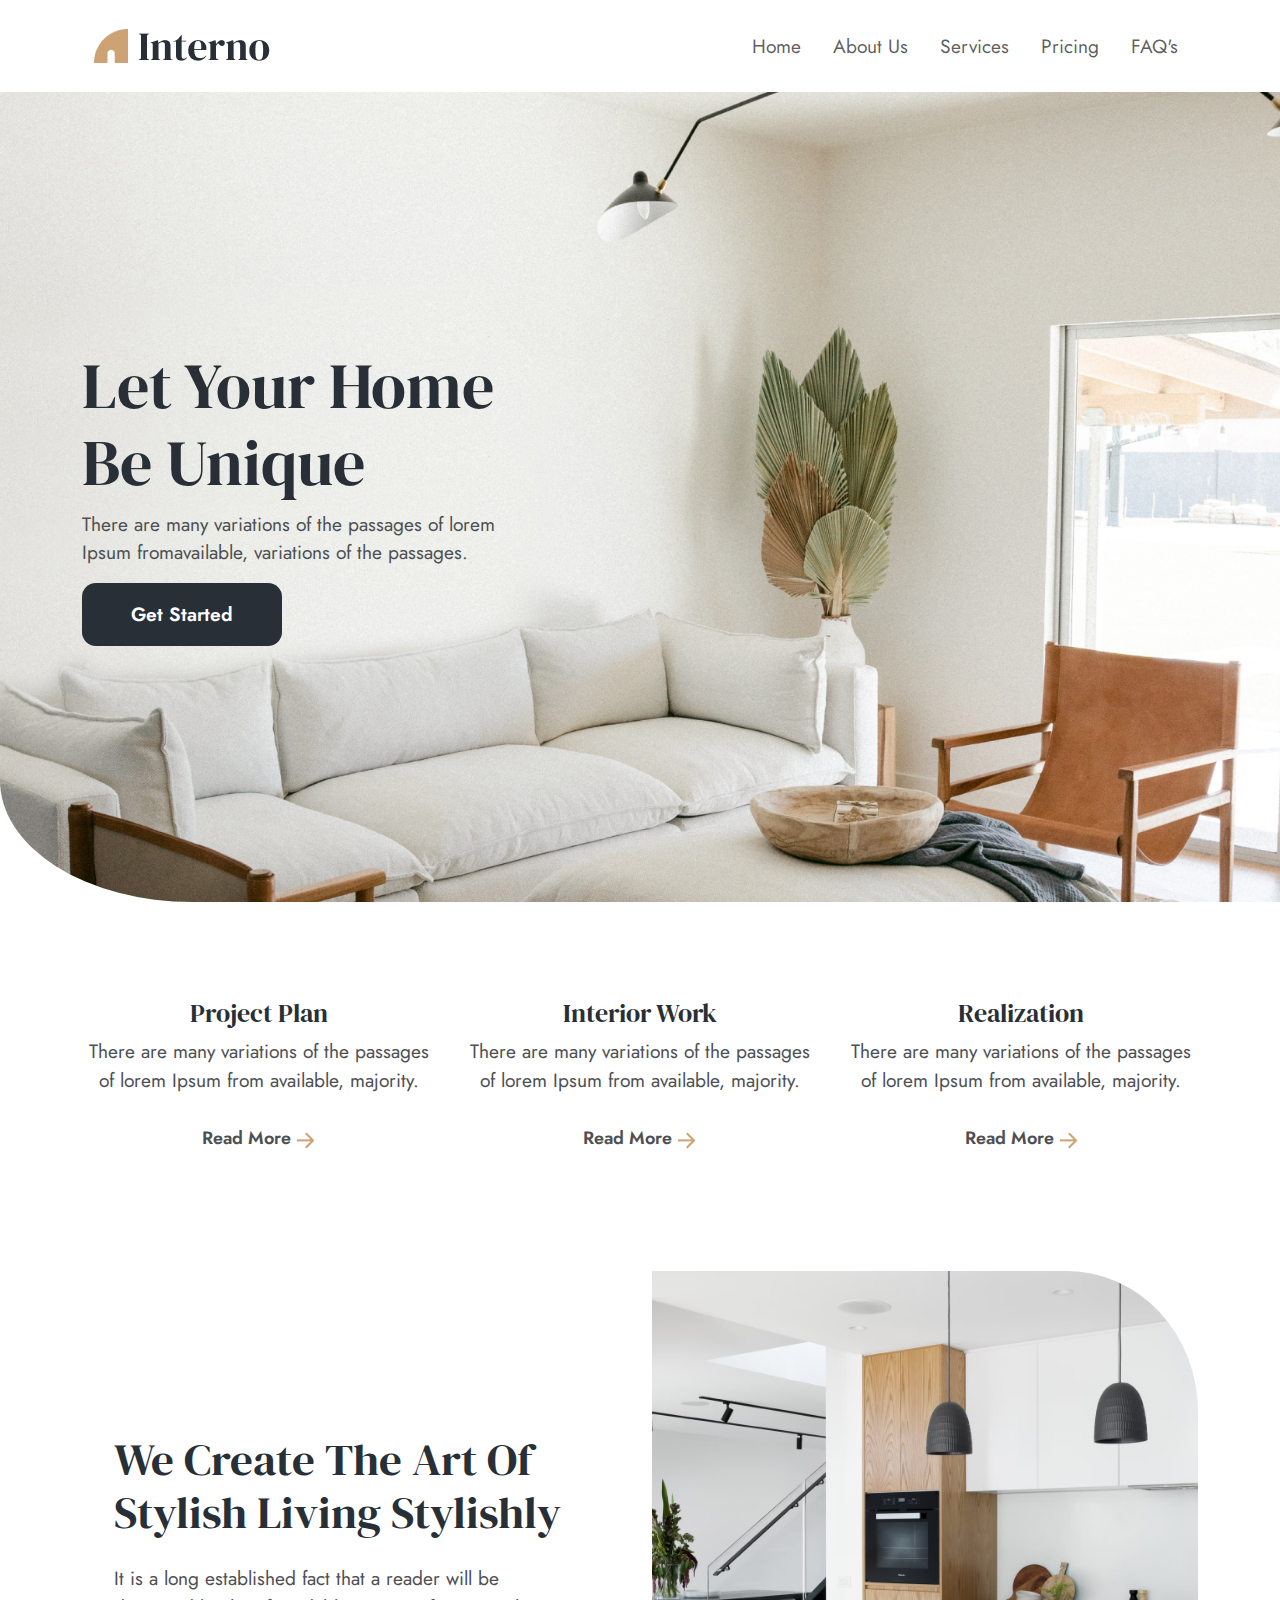
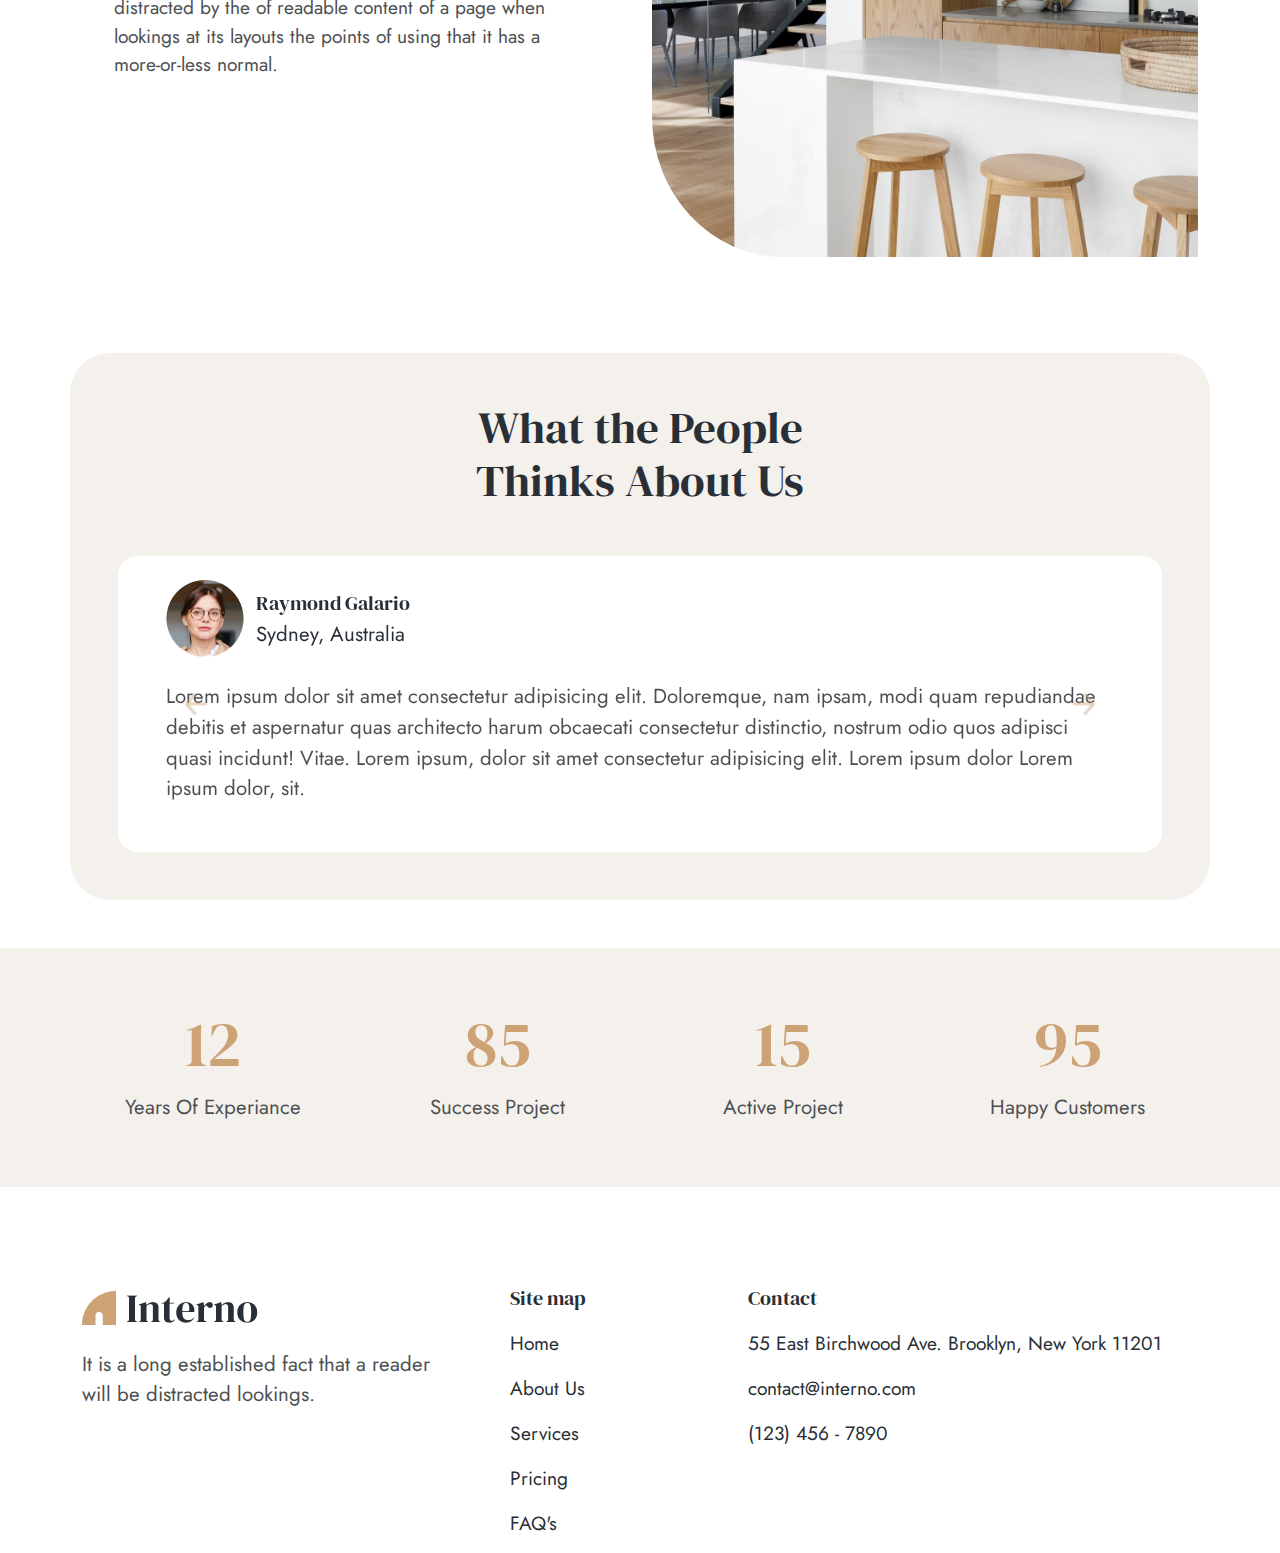
<file: index.html>
<!DOCTYPE html>
<html lang="en">
<head>
    <meta charset="UTF-8">
    <meta name="viewport" content="width=device-width, initial-scale=1.0">
    <title>Bootstrap3</title>
    <link href="https://cdn.jsdelivr.net/npm/bootstrap@5.3.3/dist/css/bootstrap.min.css" rel="stylesheet" integrity="sha384-QWTKZyjpPEjISv5WaRU9OFeRpok6YctnYmDr5pNlyT2bRjXh0JMhjY6hW+ALEwIH" crossorigin="anonymous">
    <link rel="stylesheet" href="css/main.css">
</head>
<body>
    <div class="container">
        <nav class="container navbar navbar-expand-md py-xl-3">
            <div class="container">
                <a class="navbar-brand d-flex align-self-center col-3" href="#">
                    <img class="img-fluid" src="img/logo.png" alt="logo">
                </a>
                <button class="navbar-toggler" type="button" data-bs-toggle="offcanvas" data-bs-target="#offcanvasMenu" aria-controls="offcanvasMenu" aria-expanded="false" aria-label="Toggle navigation">
                    <span class="navbar-toggler-icon"></span>
                </button>
                <div class="offcanvas offcanvas-start" tabindex="-1" id="offcanvasMenu" aria-labelledby="offcanvasMenuLabel">
                    <div class="offcanvas-header pb-0">
                        <h6 class="offcanvas-title" id="offcanvasMenuLabel">Menu</h6>
                        <button type="button" class="btn-close" data-bs-dismiss="offcanvas" aria-label="Закрыть"></button>
                    </div>
                    <div class="offcanvas-body">
                        <ul class="navbar-nav column-gap-3 ms-auto">
                            <li class="nav-item">
                                <a class="nav-link" href="#">Home</a>
                            </li>
                            <li class="nav-item">
                                <a class="nav-link" href="about.html">About Us</a>
                            </li>
                            <li class="nav-item">
                                <a class="nav-link" href="services.html">Services</a>
                            </li>
                            <li class="nav-item">
                                <a class="nav-link" href="pricing.html">Pricing</a>
                            </li>
                            <li class="nav-item">
                                <a class="nav-link" href="faqs.html">FAQ's</a>
                            </li>
                        </ul>
                    </div>
                </div>
            </div>
        </nav>
    </div>

    <div class="container-fluid container-fluid-background d-grid align-items-center mb-lg-5 mb-md-5 mb-4">
        <div class="container">
            <h1 class="col-md-5 col-7"> Let Your Home Be Unique </h1>
            <p class="usual-text col-lg-5 col-md-6 col-8"> There are many variations of the passages of lorem Ipsum fromavailable, variations of the passages. </p>
            <a href="pricing.html"> <button type="button" class="btn btn-black px-lg-5 py-lg-3 px-md-4 py-md-3 px-2 py-2"> Get Started </button> </a>
        </div>
    </div>

    <div class="container pt-xl-5 mb-xl-5 pt-lg-4 mb-lg-5 pt-md-4 mb-md-5 pt-3 mb-3">
        <div class="row justify-content-center column-gap-md-1">
            <div class="col-md col-sm-6">
                <h4 class="text-center"> Project Plan </h4>
                <p class="text-center mx-auto usual-text w-lg-75 mb-0"> There are many variations of the passages of lorem Ipsum from available, majority. </p>
                <a href="singleservice.html" class="d-flex justify-content-center mt-xl-4 mt-lg-3 mt-md-2 mt-1 mb-3"><button type="button" class="btn btn-read">
                    Read More <img src="img/arrow-next.png" alt="arrow-next">
                </button> </a>
            </div>
            <div class="col-md col-sm-6">
                <h4 class="text-center"> Interior Work </h4>
                <p class="text-center mx-auto usual-text w-lg-75 mb-0"> There are many variations of the passages of lorem Ipsum from available, majority. </p>
                <a href="singleservice.html" class="d-flex justify-content-center mt-xl-4 mt-lg-3 mt-md-2 mt-1 mb-3"><button type="button" class="btn btn-read">
                    Read More <img src="img/arrow-next.png" alt="arrow-next">
                </button> </a>
            </div>
            <div class="col-md">
                <h4 class="text-center"> Realization </h4>
                <p class="text-center mx-auto usual-text w-lg-75 mb-0"> There are many variations of the passages of lorem Ipsum from available, majority. </p>
                <a href="singleservice.html" class="d-flex justify-content-center mt-xl-4 mt-lg-3 mt-md-2 mt-1 mb-3"><button type="button" class="btn btn-read">
                    Read More <img src="img/arrow-next.png" alt="arrow-next">
                </button> </a>
            </div>
        </div>
    </div>

    <div class="container pt-xl-5 mb-xl-5 pb-xl-5 pt-lg-1 mb-lg-5 pb-lg-4 pt-md-0 mb-md-5 pb-md-2 mb-3 pb-4">
        <div class="row">
            <div class="col-md-5 col-12 mx-auto align-self-center">
                <h2> We Create The Art Of Stylish Living Stylishly </h2>
                <p class="usual-text mt-xl-4"> It is a long established fact that a reader will be distracted by the of readable content of a page when lookings at its layouts the points of using that it has a more-or-less normal. </p>
            </div>
            <div class="col-lg-6 col-md-6 d-flex d-xl-block d-lg-block d-md-block ms-auto">
                <img src="img/img1-page1.png" alt="img1-page1" class="img-fluid img2">
            </div>
        </div>
    </div>

    <div class="container container-background  py-xl-5 px-xl-5 my-xl-5 my-lg-5 py-lg-5 px-lg-5 py-md-4 px-md-4 my-md-4 py-4 px-3 my-4">
        <h2 class="col-md-5 col-8 text-center mx-auto"> What the People Thinks About Us </h2>
        <div id="carouselExample" class="carousel slide px-xl-5 py-xl-4 mt-xl-5 px-lg-4 py-lg-4 mt-lg-4 px-md-4 py-md-4 mt-md-3 px-3 py-3 mt-3">
            <div class="carousel-inner">
                <div class="carousel-item active">
                    <div class="row">
                        <div class="col-lg-auto col-md-2 col-3">
                            <img src="img/review1.png" alt="review" class="img-fluid">
                        </div>
                        <div class="col px-0 align-self-center">
                            <p class="review-name mb-0"> Raymond Galario </p>
                            <p class="review-country mb-0"> Sydney, Australia </p>
                        </div>
                    </div>
                    <div class="row">
                        <p class="text-review mt-xl-4 mt-lg-3 mt-2 mb-xl-4 mb-0"> Lorem ipsum dolor sit amet consectetur adipisicing elit. Doloremque, nam ipsam, modi quam repudiandae debitis et aspernatur quas architecto harum obcaecati consectetur distinctio, nostrum odio quos adipisci quasi incidunt! Vitae. Lorem ipsum, dolor sit amet consectetur adipisicing elit. Lorem ipsum dolor Lorem ipsum dolor, sit.  </p>
                    </div>
                </div>
                <div class="carousel-item">
                    <div class="row">
                        <div class="col-lg-auto col-md-2 col-3">
                            <img src="img/review2.png" alt="review" class="img-fluid">
                        </div>
                        <div class="col px-0 align-self-center">
                            <p class="review-name mb-0"> Nattasha Mith </p>
                            <p class="review-country mb-0"> Sydney, USA </p>
                        </div>
                    </div>
                    <div class="row">
                        <p class="text-review mt-xl-4 mt-lg-3 mt-2 mb-xl-4 mb-0"> Lorem ipsum dolor sit amet consectetur adipisicing elit. Doloremque, nam ipsam, modi quam repudiandae debitis et aspernatur quas architecto harum obcaecati consectetur distinctio, nostrum odio quos adipisci quasi incidunt! Vitae. Lorem ipsum, dolor sit amet consectetur adipisicing elit. </p>
                    </div>
                </div>
                <div class="carousel-item">
                    <div class="row">
                        <div class="col-lg-auto col-md-2 col-3">
                            <img src="img/review3.png" alt="review" class="img-fluid">
                        </div>
                        <div class="col px-0 align-self-center">
                            <p class="review-name mb-0"> Benny Roll </p>
                            <p class="review-country mb-0"> Sydney, New York </p>
                        </div>
                    </div>
                    <div class="row">
                        <p class="text-review mt-xl-4 mt-lg-3 mt-2 mb-xl-4 mb-0"> Lorem ipsum dolor sit amet consectetur adipisicing elit. Doloremque, nam ipsam, modi quam repudiandae debitis et aspernatur quas architecto harum obcaecati consectetur distinctio, nostrum odio quos adipisci quasi incidunt! Vitae. Lorem ipsum, dolor sit amet consectetur adipisicing elit. Lorem ipsum dolor Lorem ipsum dolor, sit. </p>
                    </div>
                </div>
            </div>
            <button class="carousel-control-prev" type="button" data-bs-target="#carouselExample" data-bs-slide="prev">
                <span class="carousel-control-prev-icon" aria-hidden="true"></span>
                <span class="visually-hidden">Предыдущий</span>
            </button>
            <button class="carousel-control-next" type="button" data-bs-target="#carouselExample" data-bs-slide="next">
                <span class="carousel-control-next-icon" aria-hidden="true"></span>
                <span class="visually-hidden">Следующий</span>
            </button>
        </div>
    </div>

    <div class="container-fluid container-fluid-backgroundcolor py-xl-5 px-xl-5 my-xl-5 py-lg-4 py-3 my-lg-4 my-md-3 my-3">
        <div class="container">
            <div class="row">
                <div class="col-md col-6">
                    <p class="number mb-0 text-center"> 12 </p>
                    <p class="number-description text-center"> Years Of Experiance </p>
                </div>
                <div class="col-md col-6">
                    <p class="number mb-0 text-center"> 85 </p>
                    <p class="number-description text-center"> Success Project </p>
                </div>
                <div class="col-md col-6">
                    <p class="number mb-0 text-center"> 15 </p>
                    <p class="number-description text-center"> Active Project </p>
                </div>
                <div class="col-md col-6">
                    <p class="number mb-0 text-center"> 95 </p>
                    <p class="number-description text-center"> Happy Customers </p>
                </div>
            </div>
        </div>
    </div>

    <div class="container pt-xl-5 pt-lg-4 pt-md-4 pt-3">
        <div class="row column-gap-xl-5">
            <div class="col-md-4 col-12">
                <img src="img/logo.png" alt="logo" class="img-fluid imgg">
                <p class="text-footer mt-xl-3 mt-md-2 mt-1"> It is a long established fact that a reader will be distracted lookings. </p>
            </div>
            <div class="col-md-2 col-4">
                <p class="sitemap-footer"> Site map </p>
                <ul class="ps-0">
                    <a href="#"> <li class="mb-xl-3 mb-md-2 mb-1 menuu"> Home </li> </a>
                    <a href="about.html"> <li class="mb-xl-3 mb-md-2 mb-1 menuu"> About Us </li> </a>
                    <a href="services.html"> <li class="mb-xl-3 mb-md-2 mb-1 menuu"> Services </li> </a>
                    <a href="pricing.html"> <li class="mb-xl-3 mb-md-2 mb-1 menuu"> Pricing </li> </a>
                    <a href="faqs.html"> <li class="mb-xl-3 mb-md-2 mb-1 menuu"> FAQ's </li> </a>
                </ul>
            </div>
            <div class="col-md col-8">
                <p class="sitemap-footer"> Contact </p>
                <p class="menuu"> 55 East Birchwood Ave. Brooklyn, New York 11201 </p>
                <p class="menuu"> contact@interno.com</p>
                <p class="menuu"> (123) 456 - 7890 </p>
            </div>
        </div>
    </div>

    <script src="https://cdn.jsdelivr.net/npm/bootstrap@5.3.3/dist/js/bootstrap.bundle.min.js" integrity="sha384-YvpcrYf0tY3lHB60NNkmXc5s9fDVZLESaAA55NDzOxhy9GkcIdslK1eN7N6jIeHz" crossorigin="anonymous">
    </script>
</body>
</html>
</file>
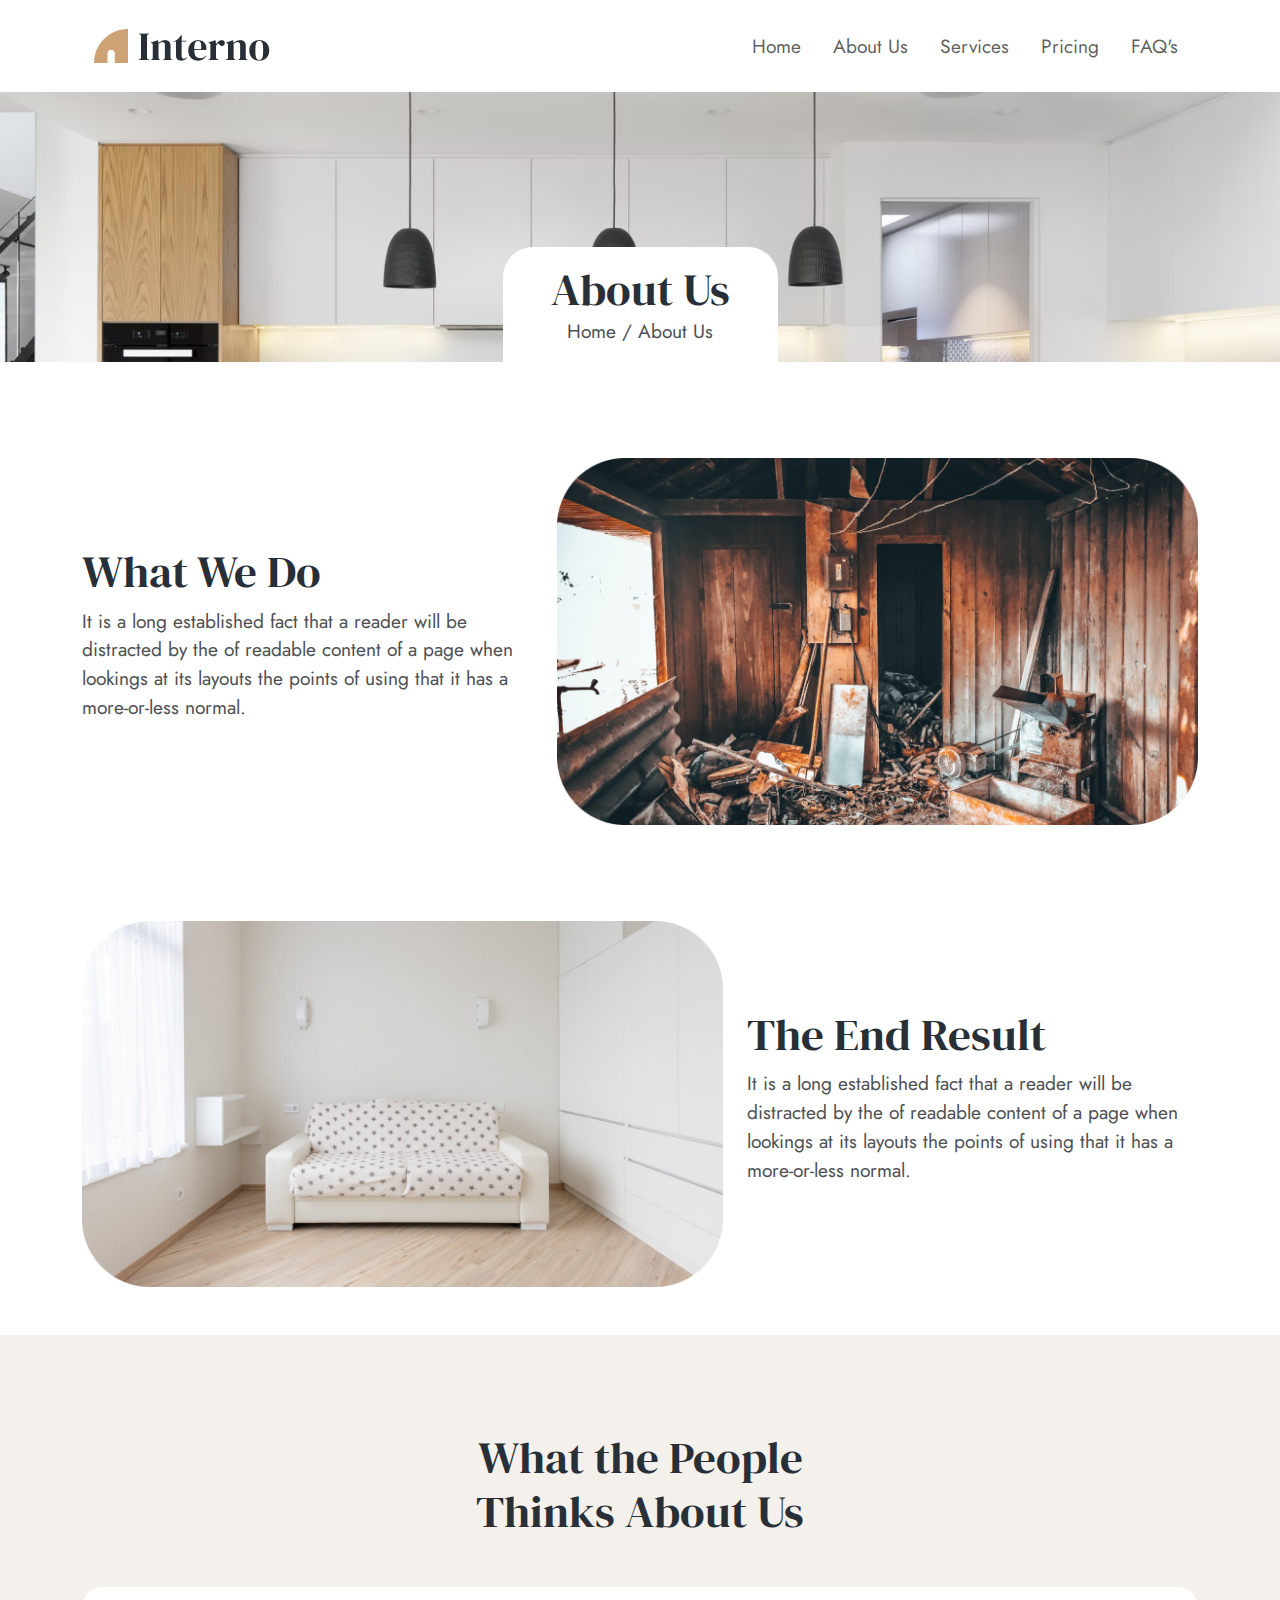
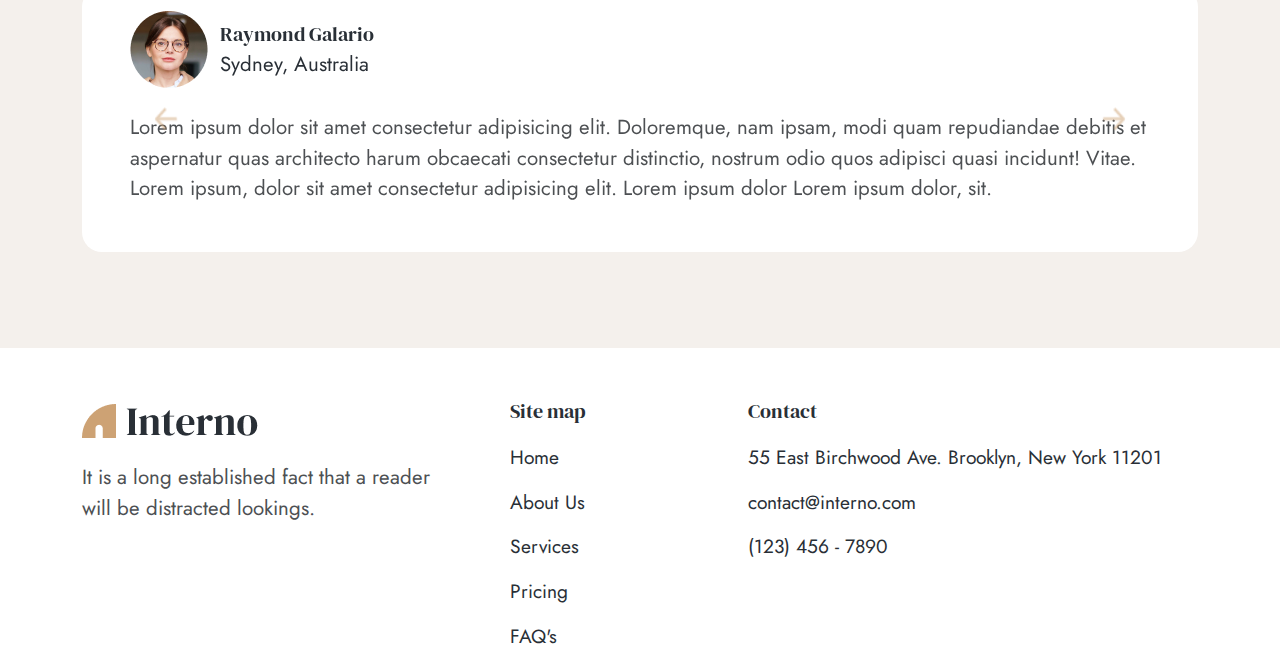
<file: about.html>
<!DOCTYPE html>
<html lang="en">
<head>
    <meta charset="UTF-8">
    <meta name="viewport" content="width=device-width, initial-scale=1.0">
    <title>Bootstrap3</title>
    <link href="https://cdn.jsdelivr.net/npm/bootstrap@5.3.3/dist/css/bootstrap.min.css" rel="stylesheet" integrity="sha384-QWTKZyjpPEjISv5WaRU9OFeRpok6YctnYmDr5pNlyT2bRjXh0JMhjY6hW+ALEwIH" crossorigin="anonymous">
    <link rel="stylesheet" href="css/main.css">
</head>
<body>
    <div class="container">
        <nav class="container navbar navbar-expand-md py-xl-3">
            <div class="container">
                <a class="navbar-brand d-flex align-self-center col-3" href="index.html">
                    <img class="img-fluid" src="img/logo.png" alt="logo">
                </a>
                <button class="navbar-toggler" type="button" data-bs-toggle="offcanvas" data-bs-target="#offcanvasMenu" aria-controls="offcanvasMenu" aria-expanded="false" aria-label="Toggle navigation">
                    <span class="navbar-toggler-icon"></span>
                </button>
                <div class="offcanvas offcanvas-start" tabindex="-1" id="offcanvasMenu" aria-labelledby="offcanvasMenuLabel">
                    <div class="offcanvas-header pb-0">
                        <h6 class="offcanvas-title" id="offcanvasMenuLabel">Menu</h6>
                        <button type="button" class="btn-close" data-bs-dismiss="offcanvas" aria-label="Закрыть"></button>
                    </div>
                    <div class="offcanvas-body">
                        <ul class="navbar-nav column-gap-3 ms-auto">
                            <li class="nav-item">
                                <a class="nav-link" href="index.html">Home</a>
                            </li>
                            <li class="nav-item">
                                <a class="nav-link" href="about.html">About Us</a>
                            </li>
                            <li class="nav-item">
                                <a class="nav-link" href="services.html">Services</a>
                            </li>
                            <li class="nav-item">
                                <a class="nav-link" href="pricing.html">Pricing</a>
                            </li>
                            <li class="nav-item">
                                <a class="nav-link" href="faqs.html">FAQ's</a>
                            </li>
                        </ul>
                    </div>
                </div>
            </div>
        </nav>
    </div>

    <div class="container-fluid container-fluid-background2 d-flex align-items-end justify-content-center mb-lg-5 mb-md-5 mb-4">
        <div class="block-header d-inline-block px-lg-5 pt-lg-3 px-md-4 pt-md-2 px-3 pt-2">
            <h2 class="text-center mb-0"> About Us </h1>
            <p class="usual-text text-center"> Home / About Us </p>
        </div>
    </div>

    <div class="container pt-xl-5 mb-xl-5 pt-lg-4 mb-lg-5 pt-md-4 mb-md-5 pt-3 mb-3">
        <div class="row d-flex align-items-center mb-xl-5 mb-lg-4 mb-md-5 mb-3">
            <div class="col-lg-5 col-md-5">
                <h2> What We Do </h2>
                <p class="usual-text"> It is a long established fact that a reader will be distracted by the of readable content of a page 
                    when lookings at its layouts the points of using 
                    that it has a more-or-less normal. </p>
            </div>
            <div class="col-lg col-md-7 d-flex">
                <img src="/img/about1.png" alt="about1" class="img-fluid ms-auto">
            </div>
        </div>
        <div class="row d-flex align-items-center pt-xl-5 pt-lg-4 mb-md-5 pt-3">
            <div class="col-lg d-flex col-md-7 order-md-1 order-2">
                <img src="/img/about2.png" alt="about1" class="img-fluid me-auto">
            </div>
            <div class="col-lg-5 col-md-5 order-md-2 order-1">
                <h2> The End Result </h2>
                <p class="usual-text"> It is a long established fact that a reader will be distracted by the of readable content of a page 
                    when lookings at its layouts the points of using 
                    that it has a more-or-less normal. </p>
            </div>
        </div>
    </div>

    <div class="container-fluid container-fluid-backgroundcolor py-xl-5">
        <div class="container py-xl-5 py-lg-5 py-md-5 py-4">
            <h2 class="col-md-5 col-8 text-center mx-auto"> What the People Thinks About Us </h2>
            <div id="carouselExample" class="carousel slide px-xl-5 py-xl-4 mt-xl-5 px-lg-4 py-lg-4 mt-lg-4 px-md-4 py-md-4 mt-md-3 px-3 py-3 mt-3">
                <div class="carousel-inner">
                    <div class="carousel-item active">
                        <div class="row">
                            <div class="col-lg-auto col-md-2 col-3">
                                <img src="img/review1.png" alt="review" class="img-fluid">
                            </div>
                            <div class="col px-0 align-self-center">
                                <p class="review-name mb-0"> Raymond Galario </p>
                                <p class="review-country mb-0"> Sydney, Australia </p>
                            </div>
                        </div>
                        <div class="row">
                            <p class="text-review mt-xl-4 mt-lg-3 mt-2 mb-xl-4 mb-0"> Lorem ipsum dolor sit amet consectetur adipisicing elit. Doloremque, nam ipsam, modi quam repudiandae debitis et aspernatur quas architecto harum obcaecati consectetur distinctio, nostrum odio quos adipisci quasi incidunt! Vitae. Lorem ipsum, dolor sit amet consectetur adipisicing elit. Lorem ipsum dolor Lorem ipsum dolor, sit.  </p>
                        </div>
                    </div>
                    <div class="carousel-item">
                        <div class="row">
                            <div class="col-lg-auto col-md-2 col-3">
                                <img src="img/review2.png" alt="review" class="img-fluid">
                            </div>
                            <div class="col px-0 align-self-center">
                                <p class="review-name mb-0"> Nattasha Mith </p>
                                <p class="review-country mb-0"> Sydney, USA </p>
                            </div>
                        </div>
                        <div class="row">
                            <p class="text-review mt-xl-4 mt-lg-3 mt-2 mb-xl-4 mb-0"> Lorem ipsum dolor sit amet consectetur adipisicing elit. Doloremque, nam ipsam, modi quam repudiandae debitis et aspernatur quas architecto harum obcaecati consectetur distinctio, nostrum odio quos adipisci quasi incidunt! Vitae. Lorem ipsum, dolor sit amet consectetur adipisicing elit. </p>
                        </div>
                    </div>
                    <div class="carousel-item">
                        <div class="row">
                            <div class="col-lg-auto col-md-2 col-3">
                                <img src="img/review3.png" alt="review" class="img-fluid">
                            </div>
                            <div class="col px-0 align-self-center">
                                <p class="review-name mb-0"> Benny Roll </p>
                                <p class="review-country mb-0"> Sydney, New York </p>
                            </div>
                        </div>
                        <div class="row">
                            <p class="text-review mt-xl-4 mt-lg-3 mt-2 mb-xl-4 mb-0"> Lorem ipsum dolor sit amet consectetur adipisicing elit. Doloremque, nam ipsam, modi quam repudiandae debitis et aspernatur quas architecto harum obcaecati consectetur distinctio, nostrum odio quos adipisci quasi incidunt! Vitae. Lorem ipsum, dolor sit amet consectetur adipisicing elit. Lorem ipsum dolor Lorem ipsum dolor, sit. </p>
                        </div>
                    </div>
                </div>
                <button class="carousel-control-prev" type="button" data-bs-target="#carouselExample" data-bs-slide="prev">
                    <span class="carousel-control-prev-icon" aria-hidden="true"></span>
                    <span class="visually-hidden">Предыдущий</span>
                </button>
                <button class="carousel-control-next" type="button" data-bs-target="#carouselExample" data-bs-slide="next">
                    <span class="carousel-control-next-icon" aria-hidden="true"></span>
                    <span class="visually-hidden">Следующий</span>
                </button>
            </div>
        </div>
    </div>

    <div class="container pt-xl-5 pt-lg-4 pt-md-4 pt-3">
        <div class="row column-gap-xl-5">
            <div class="col-md-4 col-12">
                <img src="img/logo.png" alt="logo" class="img-fluid imgg">
                <p class="text-footer mt-xl-3 mt-md-2 mt-1"> It is a long established fact that a reader will be distracted lookings. </p>
            </div>
            <div class="col-md-2 col-4">
                <p class="sitemap-footer"> Site map </p>
                <ul class="ps-0">
                    <a href="index.html"> <li class="mb-xl-3 mb-md-2 mb-1 menuu"> Home </li> </a>
                    <a href="about.html"> <li class="mb-xl-3 mb-md-2 mb-1 menuu"> About Us </li> </a>
                    <a href="services.html"> <li class="mb-xl-3 mb-md-2 mb-1 menuu"> Services </li> </a>
                    <a href="pricing.html"> <li class="mb-xl-3 mb-md-2 mb-1 menuu"> Pricing </li> </a>
                    <a href="faqs.html"> <li class="mb-xl-3 mb-md-2 mb-1 menuu"> FAQ's </li> </a>
                </ul>
            </div>
            <div class="col-md col-8">
                <p class="sitemap-footer"> Contact </p>
                <p class="menuu"> 55 East Birchwood Ave. Brooklyn, New York 11201 </p>
                <p class="menuu"> contact@interno.com</p>
                <p class="menuu"> (123) 456 - 7890 </p>
            </div>
        </div>
    </div>

    <script src="https://cdn.jsdelivr.net/npm/bootstrap@5.3.3/dist/js/bootstrap.bundle.min.js" integrity="sha384-YvpcrYf0tY3lHB60NNkmXc5s9fDVZLESaAA55NDzOxhy9GkcIdslK1eN7N6jIeHz" crossorigin="anonymous">
    </script>
</body>
</html>
</file>
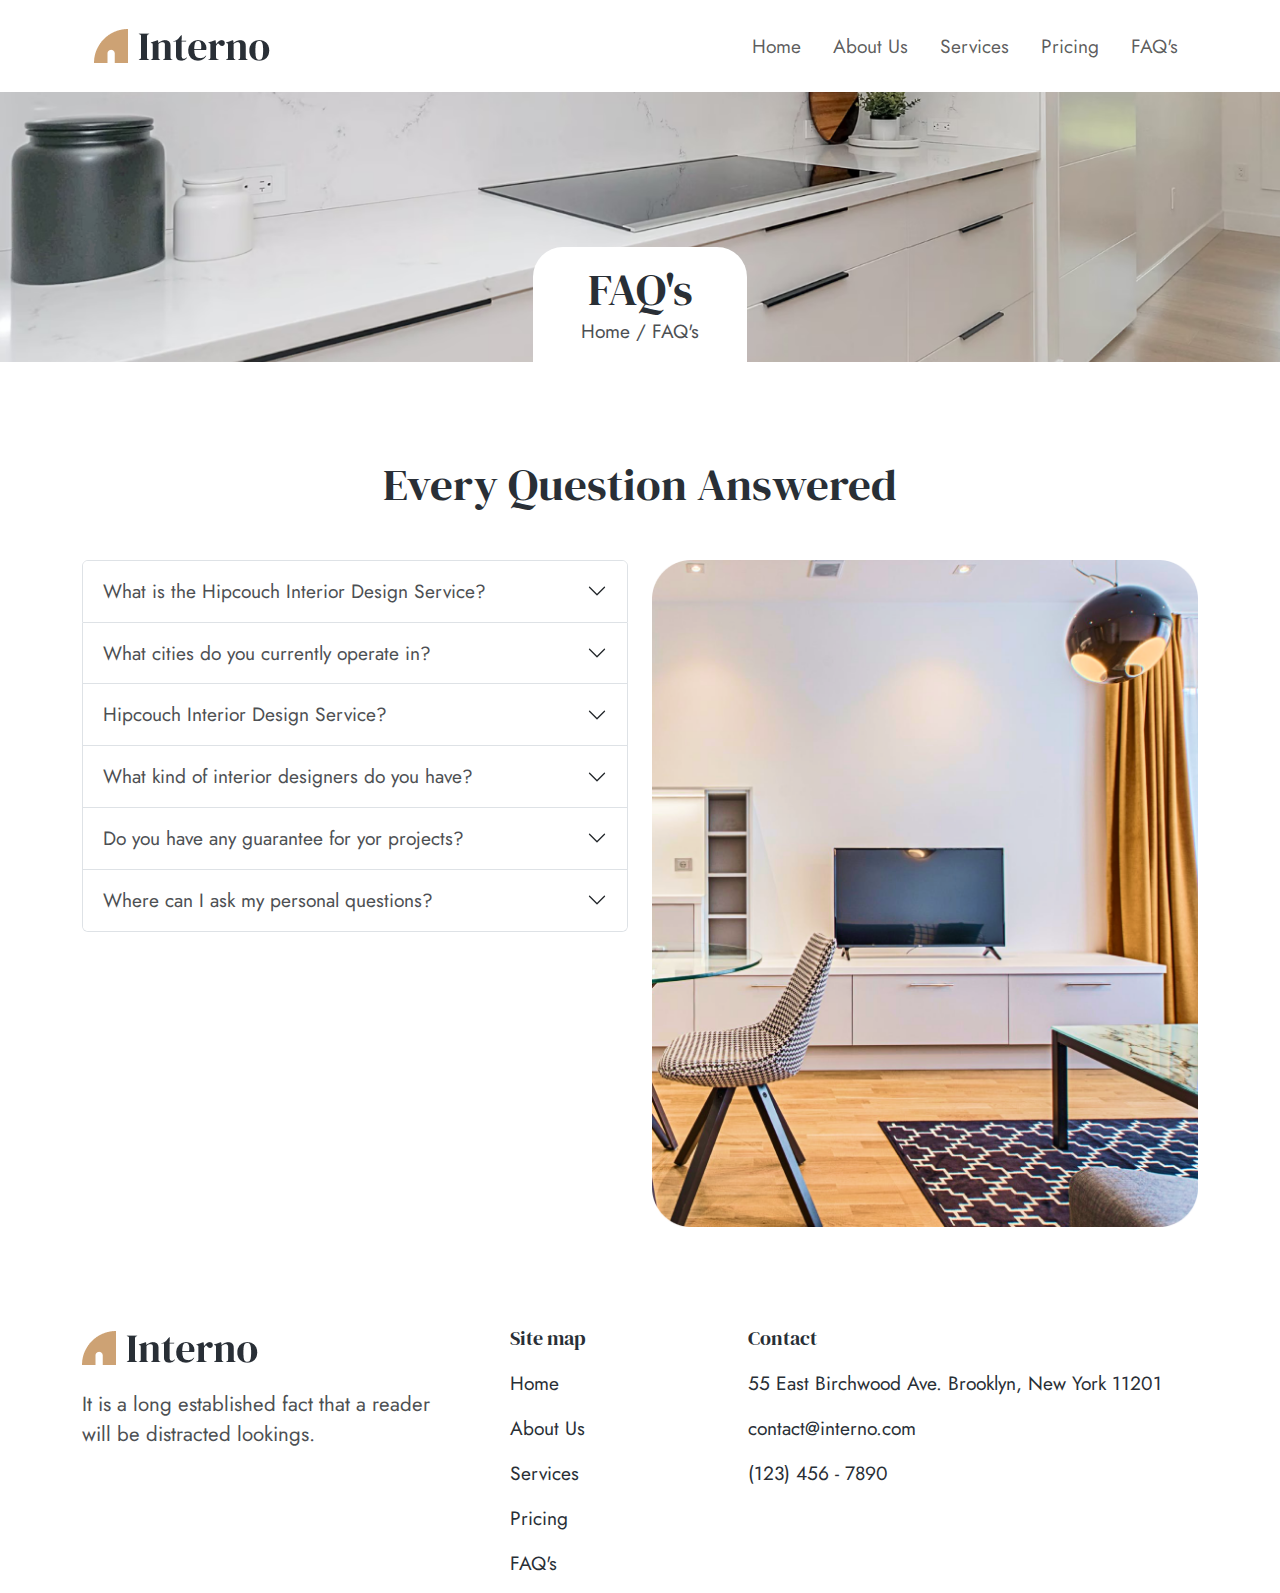
<file: faqs.html>
<!DOCTYPE html>
<html lang="en">
<head>
    <meta charset="UTF-8">
    <meta name="viewport" content="width=device-width, initial-scale=1.0">
    <title>Bootstrap3</title>
    <link href="https://cdn.jsdelivr.net/npm/bootstrap@5.3.3/dist/css/bootstrap.min.css" rel="stylesheet" integrity="sha384-QWTKZyjpPEjISv5WaRU9OFeRpok6YctnYmDr5pNlyT2bRjXh0JMhjY6hW+ALEwIH" crossorigin="anonymous">
    <link rel="stylesheet" href="css/main.css">
</head>
<body>
    <div class="container">
        <nav class="container navbar navbar-expand-md py-xl-3">
            <div class="container">
                <a class="navbar-brand d-flex align-self-center col-3" href="index.html">
                    <img class="img-fluid" src="img/logo.png" alt="logo">
                </a>
                <button class="navbar-toggler" type="button" data-bs-toggle="offcanvas" data-bs-target="#offcanvasMenu" aria-controls="offcanvasMenu" aria-expanded="false" aria-label="Toggle navigation">
                    <span class="navbar-toggler-icon"></span>
                </button>
                <div class="offcanvas offcanvas-start" tabindex="-1" id="offcanvasMenu" aria-labelledby="offcanvasMenuLabel">
                    <div class="offcanvas-header pb-0">
                        <h6 class="offcanvas-title" id="offcanvasMenuLabel">Menu</h6>
                        <button type="button" class="btn-close" data-bs-dismiss="offcanvas" aria-label="Закрыть"></button>
                    </div>
                    <div class="offcanvas-body">
                        <ul class="navbar-nav column-gap-3 ms-auto">
                            <li class="nav-item">
                                <a class="nav-link" href="index.html">Home</a>
                            </li>
                            <li class="nav-item">
                                <a class="nav-link" href="about.html">About Us</a>
                            </li>
                            <li class="nav-item">
                                <a class="nav-link" href="services.html">Services</a>
                            </li>
                            <li class="nav-item">
                                <a class="nav-link" href="pricing.html">Pricing</a>
                            </li>
                            <li class="nav-item">
                                <a class="nav-link" href="faqs.html">FAQ's</a>
                            </li>
                        </ul>
                    </div>
                </div>
            </div>
        </nav>
    </div>

    <div class="container-fluid container-fluid-background6 d-flex align-items-end justify-content-center mb-lg-5 mb-md-5 mb-4">
        <div class="block-header d-inline-block px-lg-5 pt-lg-3 px-md-4 pt-md-2 px-3 pt-2">
            <h2 class="text-center mb-0"> FAQ's </h1>
            <p class="usual-text text-center"> Home / FAQ's </p>
        </div>
    </div>

    <div class="container py-xl-5 py-lg-4 pb-md-3 pb-3">
        <h2 class="text-center mb-lg-5 mb-md-4 mb-3"> Every Question Answered </h2>
        <div class="row">
            <div class="col-md accordion" id="accordionExample">
                <div class="accordion-item">
                    <p class="accordion-header">
                    <button class="accordion-button collapsed py-xl-3 py-lg-3 py-md-3 py-1 usual-text" type="button" data-bs-toggle="collapse" data-bs-target="#collapseOne" aria-expanded="false" aria-controls="collapseOne">
                        What is the Hipcouch Interior Design Service?
                    </button>
                    </p>
                    <div id="collapseOne" class="accordion-collapse collapse" data-bs-parent="#accordionExample">
                    <div class="accordion-body usual-text">
                        Lorem ipsum dolor sit, amet consectetur adipisicing elit. Ea id exercitationem aliquam sit blanditiis molestiae aut consectetur! Molestias laudantium reiciendis quisquam libero nihil necessitatibus sequi quibusdam.
                    </div>
                    </div>
                </div>
                <div class="accordion-item">
                    <p class="accordion-header">
                    <button class="accordion-button collapsed py-xl-3 py-lg-3 py-md-3 py-1 usual-text" type="button" data-bs-toggle="collapse" data-bs-target="#collapseTwo" aria-expanded="false" aria-controls="collapseTwo">
                        What cities do you currently operate in?
                    </button>
                    </p>
                    <div id="collapseTwo" class="accordion-collapse collapse" data-bs-parent="#accordionExample">
                    <div class="accordion-body usual-text">
                        Lorem ipsum dolor sit amet consectetur adipisicing elit. Quisquam libero ullam quos alias! Maxime, iure voluptates natus inventore provident quo cum ratione architecto sit? Molestias unde temporibus qui fugit consectetur.
                    </div>
                    </div>
                </div>
                <div class="accordion-item">
                    <p class="accordion-header">
                    <button class="accordion-button collapsed py-xl-3 py-lg-3 py-md-3 py-1 usual-text" type="button" data-bs-toggle="collapse" data-bs-target="#collapseThree" aria-expanded="false" aria-controls="collapseThree">
                        Hipcouch Interior Design Service?
                    </button>
                    </p>
                    <div id="collapseThree" class="accordion-collapse collapse" data-bs-parent="#accordionExample">
                    <div class="accordion-body usual-text">
                        Lorem ipsum dolor sit amet, consectetur adipisicing elit. Suscipit voluptate neque corporis dignissimos. Lorem, ipsum dolor sit amet consectetur adipisicing elit. Facere voluptate voluptas fugit deleniti reiciendis ullam omnis, quo libero itaque.
                    </div>
                    </div>
                </div>
                <div class="accordion-item">
                    <p class="accordion-header">
                        <button class="accordion-button collapsed py-xl-3 py-lg-3 py-md-3 py-1 usual-text" type="button" data-bs-toggle="collapse" data-bs-target="#collapseFour" aria-expanded="false" aria-controls="collapseFour">
                        What kind of interior designers do you have?
                        </button>
                    </p>
                    <div id="collapseFour" class="accordion-collapse collapse" data-bs-parent="#accordionExample">
                        <div class="accordion-body usual-text">
                            Lorem ipsum dolor sit amet, consectetur adipisicing elit. Suscipit voluptate neque corporis dignissimos. Illo cum minus aliquam. Labore ea placeat, temporibus, culpa nobis similique aspernatur modi recusandae iure eveniet eaque.
                        </div>
                    </div>
                </div>
                <div class="accordion-item">
                    <p class="accordion-header">
                    <button class="accordion-button collapsed py-xl-3 py-lg-3 py-md-3 py-1 usual-text" type="button" data-bs-toggle="collapse" data-bs-target="#collapseFive" aria-expanded="false" aria-controls="collapseFive">
                       Do you have any guarantee for yor projects?
                    </button>
                    </p>
                    <div id="collapseFive" class="accordion-collapse collapse" data-bs-parent="#accordionExample">
                    <div class="accordion-body usual-text">
                        Lorem ipsum dolor sit amet consectetur adipisicing elit. Quisquam libero ullam quos alias! Maxime, iure voluptates natus inventore provident quo cum ratione architecto sit? Molestias unde temporibus qui fugit consectetur.
                    </div>
                    </div>
                </div>
                <div class="accordion-item">
                    <p class="accordion-header">
                    <button class="accordion-button collapsed py-xl-3 py-lg-3 py-md-3 py-1 usual-text" type="button" data-bs-toggle="collapse" data-bs-target="#collapseSix" aria-expanded="false" aria-controls="collapseSix">
                        Where can I ask my personal questions?
                    </button>
                    </p>
                    <div id="collapseSix" class="accordion-collapse collapse" data-bs-parent="#accordionExample">
                    <div class="accordion-body usual-text">
                        Lorem ipsum dolor sit amet, consectetur adipisicing elit. Suscipit voluptate neque corporis dignissimos. Lorem, ipsum dolor sit amet consectetur adipisicing elit. Facere voluptate voluptas fugit deleniti reiciendis ullam omnis, quo libero itaque.
                    </div>
                    </div>
                </div>  
            </div>
            <div class="col-md d-flex d-md-block d-none">
                <img src="/img/faq-img.png" alt="faq-img" class="img-fluid ms-auto">
            </div>
        </div>
    </div>

    <div class="container pt-xl-5 pt-lg-4 pt-md-4 pt-3">
        <div class="row column-gap-xl-5">
            <div class="col-md-4 col-12">
                <img src="img/logo.png" alt="logo" class="img-fluid">
                <p class="text-footer mt-xl-3 mt-md-2 mt-1"> It is a long established fact that a reader will be distracted lookings. </p>
            </div>
            <div class="col-md-2 col-4">
                <p class="sitemap-footer"> Site map </p>
                <ul class="ps-0">
                    <a href="index.html"> <li class="mb-xl-3 mb-md-2 mb-1 menuu"> Home </li> </a>
                    <a href="about.html"> <li class="mb-xl-3 mb-md-2 mb-1 menuu"> About Us </li> </a>
                    <a href="services.html"> <li class="mb-xl-3 mb-md-2 mb-1 menuu"> Services </li> </a>
                    <a href="pricing.html"> <li class="mb-xl-3 mb-md-2 mb-1 menuu"> Pricing </li> </a>
                    <a href="faqs.html"> <li class="mb-xl-3 mb-md-2 mb-1 menuu"> FAQ's </li> </a>
                </ul>
            </div>
            <div class="col-md col-8">
                <p class="sitemap-footer"> Contact </p>
                <p class="menuu"> 55 East Birchwood Ave. Brooklyn, New York 11201 </p>
                <p class="menuu"> contact@interno.com</p>
                <p class="menuu"> (123) 456 - 7890 </p>
            </div>
        </div>
    </div>


    <script src="https://cdn.jsdelivr.net/npm/bootstrap@5.3.3/dist/js/bootstrap.bundle.min.js" integrity="sha384-YvpcrYf0tY3lHB60NNkmXc5s9fDVZLESaAA55NDzOxhy9GkcIdslK1eN7N6jIeHz" crossorigin="anonymous">
    </script>
</body>
</html>
</file>
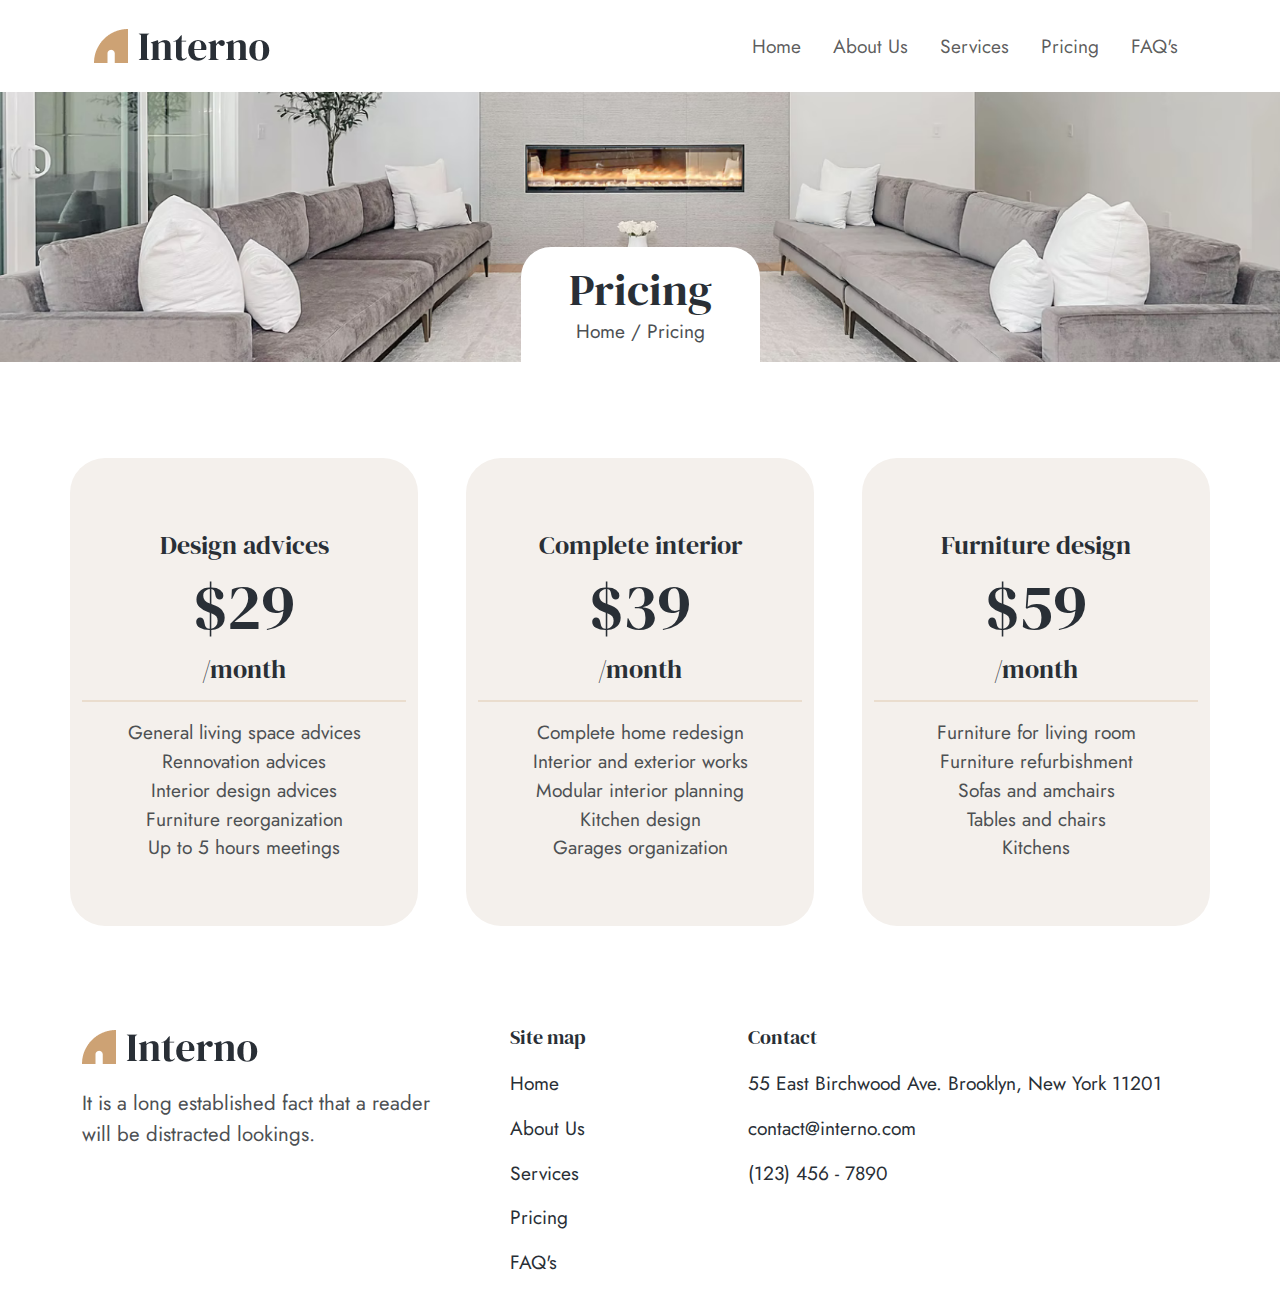
<file: pricing.html>
<!DOCTYPE html>
<html lang="en">
<head>
    <meta charset="UTF-8">
    <meta name="viewport" content="width=device-width, initial-scale=1.0">
    <title>Bootstrap3</title>
    <link href="https://cdn.jsdelivr.net/npm/bootstrap@5.3.3/dist/css/bootstrap.min.css" rel="stylesheet" integrity="sha384-QWTKZyjpPEjISv5WaRU9OFeRpok6YctnYmDr5pNlyT2bRjXh0JMhjY6hW+ALEwIH" crossorigin="anonymous">
    <link rel="stylesheet" href="css/main.css">
</head>
<body>
    <div class="container">
        <nav class="container navbar navbar-expand-md py-xl-3">
            <div class="container">
                <a class="navbar-brand d-flex align-self-center col-3" href="index.html">
                    <img class="img-fluid" src="img/logo.png" alt="logo">
                </a>
                <button class="navbar-toggler" type="button" data-bs-toggle="offcanvas" data-bs-target="#offcanvasMenu" aria-controls="offcanvasMenu" aria-expanded="false" aria-label="Toggle navigation">
                    <span class="navbar-toggler-icon"></span>
                </button>
                <div class="offcanvas offcanvas-start" tabindex="-1" id="offcanvasMenu" aria-labelledby="offcanvasMenuLabel">
                    <div class="offcanvas-header pb-0">
                        <h6 class="offcanvas-title" id="offcanvasMenuLabel">Menu</h6>
                        <button type="button" class="btn-close" data-bs-dismiss="offcanvas" aria-label="Закрыть"></button>
                    </div>
                    <div class="offcanvas-body">
                        <ul class="navbar-nav column-gap-3 ms-auto">
                            <li class="nav-item">
                                <a class="nav-link" href="index.html">Home</a>
                            </li>
                            <li class="nav-item">
                                <a class="nav-link" href="about.html">About Us</a>
                            </li>
                            <li class="nav-item">
                                <a class="nav-link" href="services.html">Services</a>
                            </li>
                            <li class="nav-item">
                                <a class="nav-link" href="pricing.html">Pricing</a>
                            </li>
                            <li class="nav-item">
                                <a class="nav-link" href="faqs.html">FAQ's</a>
                            </li>
                        </ul>
                    </div>
                </div>
            </div>
        </nav>
    </div>

    <div class="container-fluid container-fluid-background4 d-flex align-items-end justify-content-center mb-lg-5 mb-md-5 mb-4">
        <div class="block-header d-inline-block px-lg-5 pt-lg-3 px-md-4 pt-md-2 px-3 pt-2">
            <h2 class="text-center mb-0"> Pricing </h1>
            <p class="usual-text text-center"> Home / Pricing </p>
        </div>
    </div>

    <div class="container">
        <div class="row column-gap-xl-5 column-gap-lg-4 column-gap-md-3 row-gap-md-0 row-gap-3 mb-xl-5 pt-xl-5 mb-lg-4 pt-lg-4 mb-md-4 pt-md-3 mb-3 pt-3">
            <div class="col-md col-12 background-col-color text-center py-lg-5 py-md-4 py-4">
                <h4 class="pt-xl-4"> Design advices </h4>
                <h1> $29 </h1>
                <h4> /month </h4>
                <hr class="custom-hr">
                <p class="usual-text"> General living space advices </br>
                    Rennovation advices </br>
                    Interior design advices </br>
                    Furniture reorganization </br>
                    Up to 5 hours meetings </p>
            </div>
            <div class="col-md col-12 background-col-color text-center py-lg-5 py-md-4 py-4">
                <h4 class="pt-xl-4"> Complete interior </h4>
                <h1> $39 </h1>
                <h4> /month </h4>
                <hr class="custom-hr">
                <p class="usual-text"> Complete home redesign </br>
                    Interior and exterior works </br>
                    Modular interior planning </br>
                    Kitchen design </br>
                    Garages organization </p>
            </div>
            <div class="col-md col-12 background-col-color text-center py-lg-5 py-md-4 py-4">
                <h4 class="pt-xl-4"> Furniture design </h4>
                <h1> $59 </h1>
                <h4> /month </h4>
                <hr class="custom-hr">
                <p class="usual-text"> Furniture for living room </br>
                    Furniture refurbishment </br>
                    Sofas and amchairs </br>
                    Tables and chairs </br>
                    Kitchens </p>
            </div>
        </div>
    </div>

    <div class="container pt-xl-5 pt-lg-4 pt-md-4 pt-3">
        <div class="row column-gap-xl-5">
            <div class="col-md-4 col-12">
                <img src="img/logo.png" alt="logo" class="img-fluid imgg">
                <p class="text-footer mt-xl-3 mt-md-2 mt-1"> It is a long established fact that a reader will be distracted lookings. </p>
            </div>
            <div class="col-md-2 col-4">
                <p class="sitemap-footer"> Site map </p>
                <ul class="ps-0">
                    <a href="index.html"> <li class="mb-xl-3 mb-md-2 mb-1 menuu"> Home </li> </a>
                    <a href="about.html"> <li class="mb-xl-3 mb-md-2 mb-1 menuu"> About Us </li> </a>
                    <a href="services.html"> <li class="mb-xl-3 mb-md-2 mb-1 menuu"> Services </li> </a>
                    <a href="pricing.html"> <li class="mb-xl-3 mb-md-2 mb-1 menuu"> Pricing </li> </a>
                    <a href="faqs.html"> <li class="mb-xl-3 mb-md-2 mb-1 menuu"> FAQ's </li> </a>
                </ul>
            </div>
            <div class="col-md col-8">
                <p class="sitemap-footer"> Contact </p>
                <p class="menuu"> 55 East Birchwood Ave. Brooklyn, New York 11201 </p>
                <p class="menuu"> contact@interno.com</p>
                <p class="menuu"> (123) 456 - 7890 </p>
            </div>
        </div>
    </div>

    <script src="https://cdn.jsdelivr.net/npm/bootstrap@5.3.3/dist/js/bootstrap.bundle.min.js" integrity="sha384-YvpcrYf0tY3lHB60NNkmXc5s9fDVZLESaAA55NDzOxhy9GkcIdslK1eN7N6jIeHz" crossorigin="anonymous">
    </script>
</body>
</html>
</file>
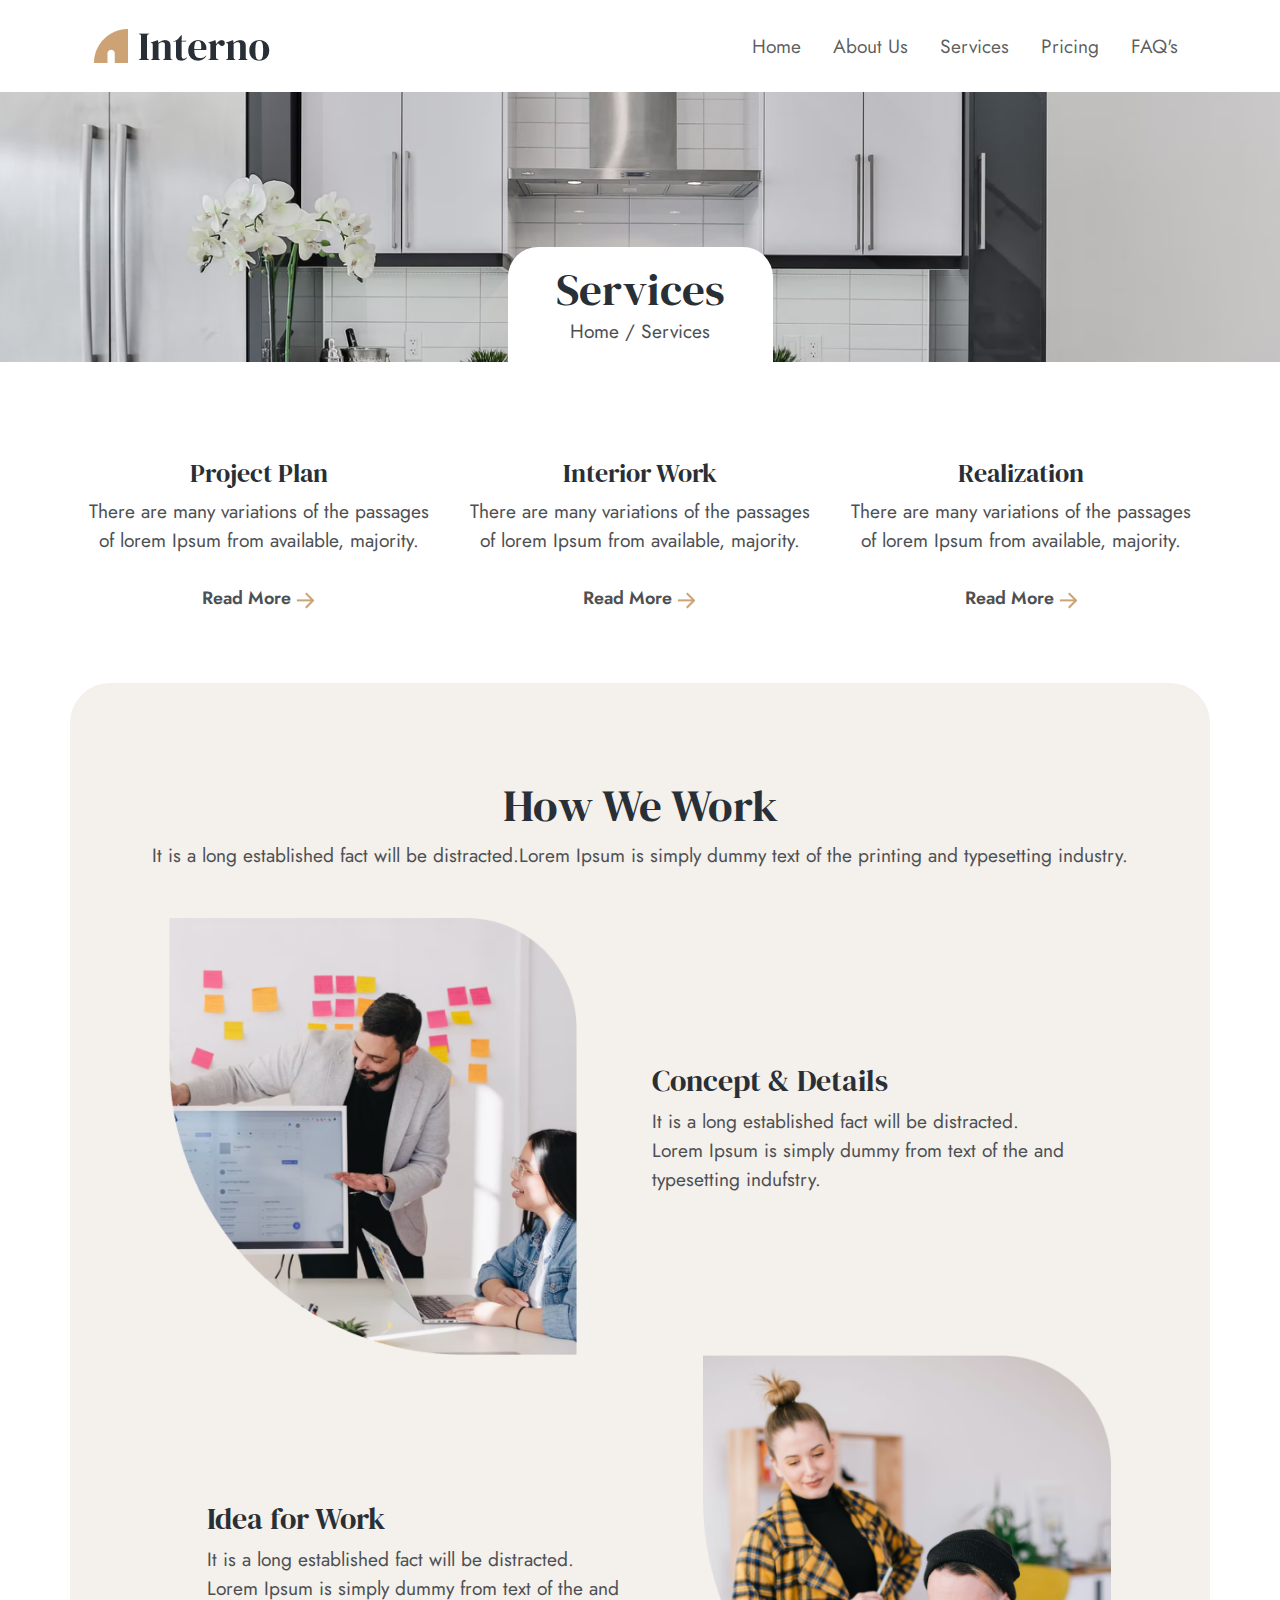
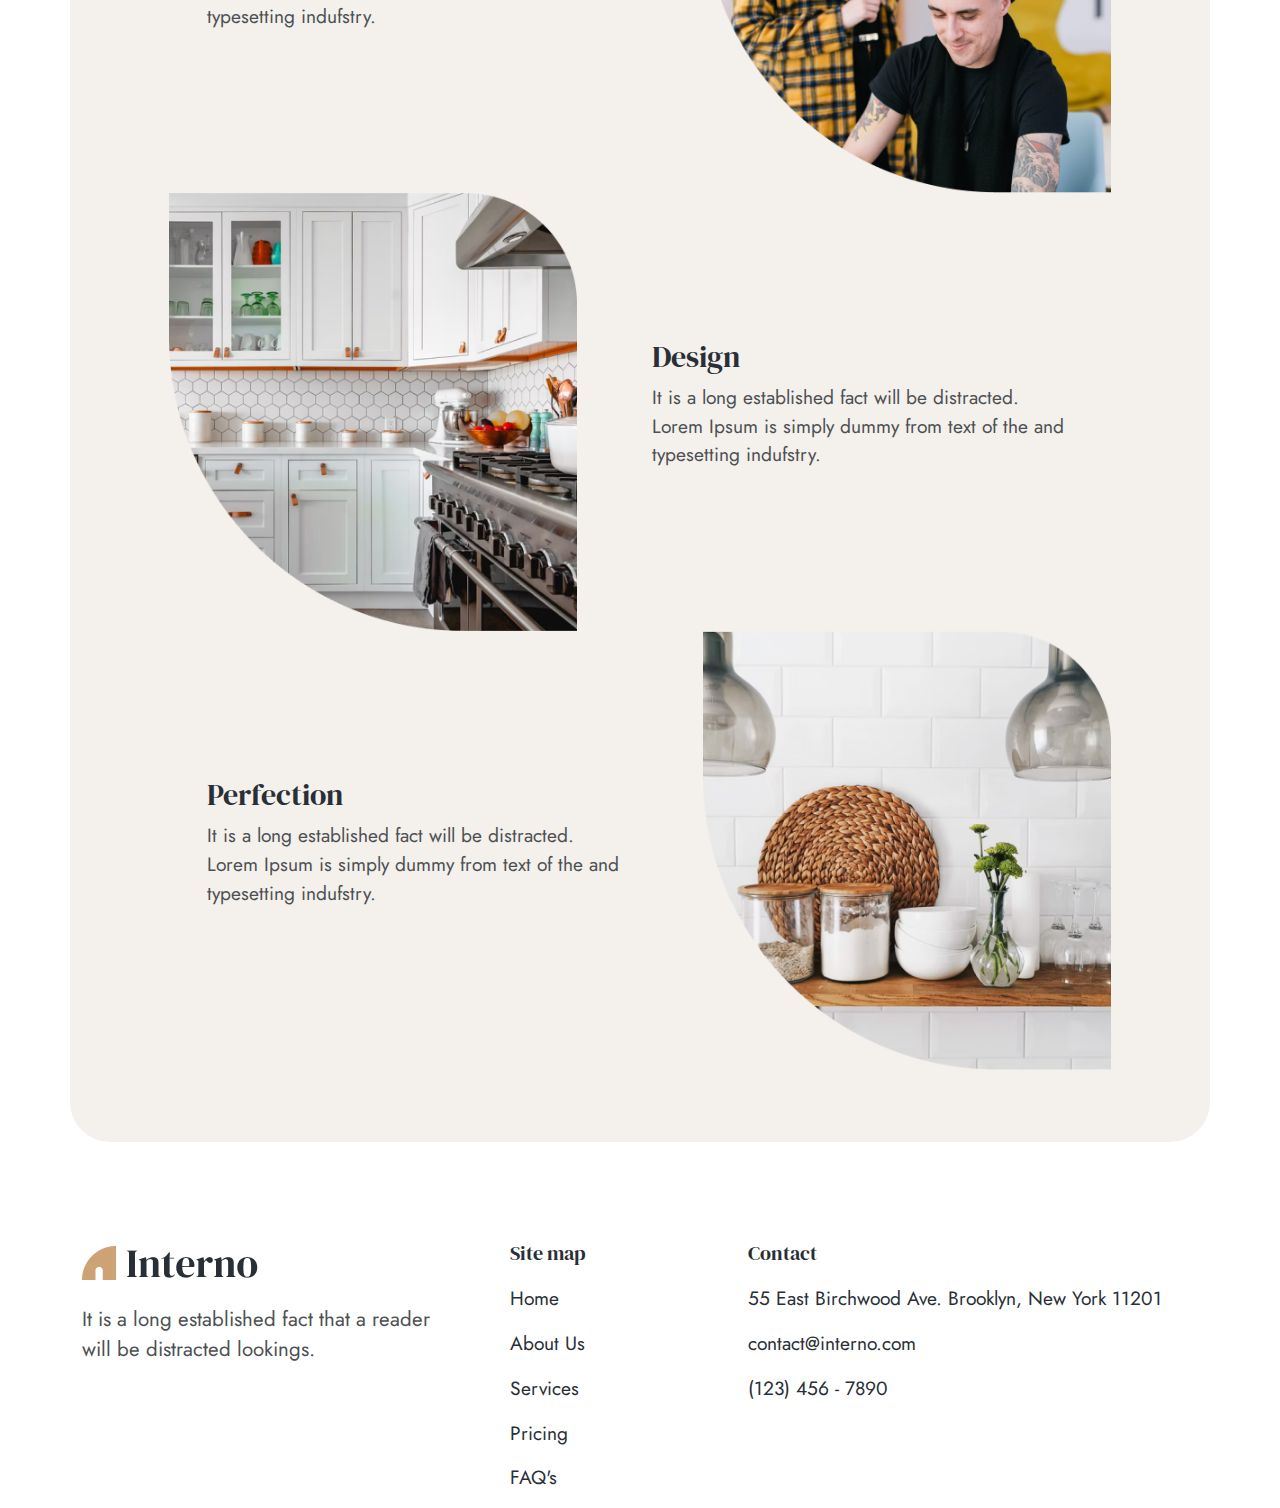
<file: services.html>
<!DOCTYPE html>
<html lang="en">
<head>
    <meta charset="UTF-8">
    <meta name="viewport" content="width=device-width, initial-scale=1.0">
    <title>Bootstrap3</title>
    <link href="https://cdn.jsdelivr.net/npm/bootstrap@5.3.3/dist/css/bootstrap.min.css" rel="stylesheet" integrity="sha384-QWTKZyjpPEjISv5WaRU9OFeRpok6YctnYmDr5pNlyT2bRjXh0JMhjY6hW+ALEwIH" crossorigin="anonymous">
    <link rel="stylesheet" href="css/main.css">
</head>
<body>
    <div class="container">
        <nav class="container navbar navbar-expand-md py-xl-3">
            <div class="container">
                <a class="navbar-brand d-flex align-self-center col-3" href="index.html">
                    <img class="img-fluid" src="img/logo.png" alt="logo">
                </a>
                <button class="navbar-toggler" type="button" data-bs-toggle="offcanvas" data-bs-target="#offcanvasMenu" aria-controls="offcanvasMenu" aria-expanded="false" aria-label="Toggle navigation">
                    <span class="navbar-toggler-icon"></span>
                </button>
                <div class="offcanvas offcanvas-start" tabindex="-1" id="offcanvasMenu" aria-labelledby="offcanvasMenuLabel">
                    <div class="offcanvas-header pb-0">
                        <h6 class="offcanvas-title" id="offcanvasMenuLabel">Menu</h6>
                        <button type="button" class="btn-close" data-bs-dismiss="offcanvas" aria-label="Закрыть"></button>
                    </div>
                    <div class="offcanvas-body">
                        <ul class="navbar-nav column-gap-3 ms-auto">
                            <li class="nav-item">
                                <a class="nav-link" href="index.html">Home</a>
                            </li>
                            <li class="nav-item">
                                <a class="nav-link" href="about.html">About Us</a>
                            </li>
                            <li class="nav-item">
                                <a class="nav-link" href="services.html">Services</a>
                            </li>
                            <li class="nav-item">
                                <a class="nav-link" href="pricing.html">Pricing</a>
                            </li>
                            <li class="nav-item">
                                <a class="nav-link" href="faqs.html">FAQ's</a>
                            </li>
                        </ul>
                    </div>
                </div>
            </div>
        </nav>
    </div>

    <div class="container-fluid container-fluid-background3 d-flex align-items-end justify-content-center mb-lg-5 mb-md-5 mb-4">
        <div class="block-header d-inline-block px-lg-5 pt-lg-3 px-md-4 pt-md-2 px-3 pt-2">
            <h2 class="text-center mb-0"> Services </h1>
            <p class="usual-text text-center"> Home / Services </p>
        </div>
    </div>

    <div class="container pt-xl-5 mb-xl-5 pt-lg-4 mb-lg-5 pt-md-4 mb-md-5 pt-3 mb-3">
        <div class="row justify-content-center column-gap-md-1">
            <div class="col-md col-sm-6">
                <h4 class="text-center"> Project Plan </h4>
                <p class="text-center mx-auto usual-text w-lg-75 mb-0"> There are many variations of the passages of lorem Ipsum from available, majority. </p>
                <a href="singleservice.html" class="d-flex justify-content-center mt-xl-4 mt-lg-3 mt-md-2 mt-1 mb-3"><button type="button" class="btn btn-read">
                    Read More <img src="img/arrow-next.png" alt="arrow-next">
                </button> </a>
            </div>
            <div class="col-md col-sm-6">
                <h4 class="text-center"> Interior Work </h4>
                <p class="text-center mx-auto usual-text w-lg-75 mb-0"> There are many variations of the passages of lorem Ipsum from available, majority. </p>
                <a href="singleservice.html" class="d-flex justify-content-center mt-xl-4 mt-lg-3 mt-md-2 mt-1 mb-3"><button type="button" class="btn btn-read">
                    Read More <img src="img/arrow-next.png" alt="arrow-next">
                </button> </a>
            </div>
            <div class="col-md">
                <h4 class="text-center"> Realization </h4>
                <p class="text-center mx-auto usual-text w-lg-75 mb-0"> There are many variations of the passages of lorem Ipsum from available, majority. </p>
                <a href="singleservice.html" class="d-flex justify-content-center mt-xl-4 mt-lg-3 mt-md-2 mt-1 mb-3"><button type="button" class="btn btn-read">
                    Read More <img src="img/arrow-next.png" alt="arrow-next">
                </button> </a>
            </div>
        </div>
    </div>

    <div class="container container-background  py-xl-5 px-xl-5 my-xl-5 my-lg-5 py-lg-5 px-lg-5 py-md-4 px-md-4 my-md-4 py-4 px-3 my-4">
        <h2 class="col-md-5 col-8 text-center mx-auto mt-lg-5 mt-3"> How We Work </h2>
        <p class="usual-text col--md-6 col-12 mx-auto text-center"> It is a long established fact  will be distracted.Lorem Ipsum is simply dummy text of the printing and typesetting industry. </p>
        <div class="row mt-xl-5 mt-lg-4 mt-3">
            <div class="col-md-6 d-flex align-self-start col-12">
                <img src="/img/services1.png" alt="services1" class="mx-auto services1">
            </div>
            <div class="col-md-5 col-12 text-md-start text-center my-md-0 my-4 align-self-center me-auto">
                <h3> Concept & Details </h3>
                <p class="usual-text"> It is a long established fact  will be distracted.
                    Lorem Ipsum is simply dummy from text of the
                    and typesetting indufstry.  </p>
            </div>
        </div>
        <div class="row justify-content-end">
            <div class="col-md-5 col-12 text-md-start text-center my-md-0 my-4 align-self-center order-md-1 order-2">
                <h3> Idea for Work </h3>
                <p class="usual-text"> It is a long established fact  will be distracted.
                    Lorem Ipsum is simply dummy from text of the
                    and typesetting indufstry.  </p>
            </div>
            <div class="col-md-6 col-12 d-flex align-self-end order-md-2 order-1">
                <img src="/img/services2.png" alt="services2" class="mx-auto services2">
            </div>
        </div>
        <div class="row">
            <div class="col-md-6 col-12 d-flex align-self-start">
                <img src="/img/services3.png" alt="services3" class="mx-auto services3">
            </div>
            <div class="col-md-5 col-12 text-md-start text-center my-md-0 my-4 align-self-center me-auto">
                <h3> Design </h3>
                <p class="usual-text"> It is a long established fact  will be distracted.
                    Lorem Ipsum is simply dummy from text of the
                    and typesetting indufstry.  </p>
            </div>
        </div>
        <div class="row justify-content-end mb-xl-4">
            <div class="col-md-5 col-12 text-md-start text-center my-md-0 my-4 align-self-center order-md-1 order-2">
                <h3> Perfection </h3>
                <p class="usual-text"> It is a long established fact  will be distracted.
                    Lorem Ipsum is simply dummy from text of the
                    and typesetting indufstry.  </p>
            </div>
            <div class="col-md-6 col-12 d-flex align-self-end order-md-2 order-1">
                <img src="/img/services4.png" alt="services4" class="mx-auto services4">
            </div>
        </div>
        
    </div>

    <div class="container pt-xl-5 pt-lg-4 pt-md-4 pt-3">
        <div class="row column-gap-xl-5">
            <div class="col-md-4 col-12">
                <img src="img/logo.png" alt="logo" class="img-fluid imgg">
                <p class="text-footer mt-xl-3 mt-md-2 mt-1"> It is a long established fact that a reader will be distracted lookings. </p>
            </div>
            <div class="col-md-2 col-4">
                <p class="sitemap-footer"> Site map </p>
                <ul class="ps-0">
                    <a href="index.html"> <li class="mb-xl-3 mb-md-2 mb-1 menuu"> Home </li> </a>
                    <a href="about.html"> <li class="mb-xl-3 mb-md-2 mb-1 menuu"> About Us </li> </a>
                    <a href="services.html"> <li class="mb-xl-3 mb-md-2 mb-1 menuu"> Services </li> </a>
                    <a href="pricing.html"> <li class="mb-xl-3 mb-md-2 mb-1 menuu"> Pricing </li> </a>
                    <a href="faqs.html"> <li class="mb-xl-3 mb-md-2 mb-1 menuu"> FAQ's </li> </a>
                </ul>
            </div>
            <div class="col-md col-8">
                <p class="sitemap-footer"> Contact </p>
                <p class="menuu"> 55 East Birchwood Ave. Brooklyn, New York 11201 </p>
                <p class="menuu"> contact@interno.com</p>
                <p class="menuu"> (123) 456 - 7890 </p>
            </div>
        </div>
    </div>

    <script src="https://cdn.jsdelivr.net/npm/bootstrap@5.3.3/dist/js/bootstrap.bundle.min.js" integrity="sha384-YvpcrYf0tY3lHB60NNkmXc5s9fDVZLESaAA55NDzOxhy9GkcIdslK1eN7N6jIeHz" crossorigin="anonymous">
    </script>
</body>
</html>
</file>
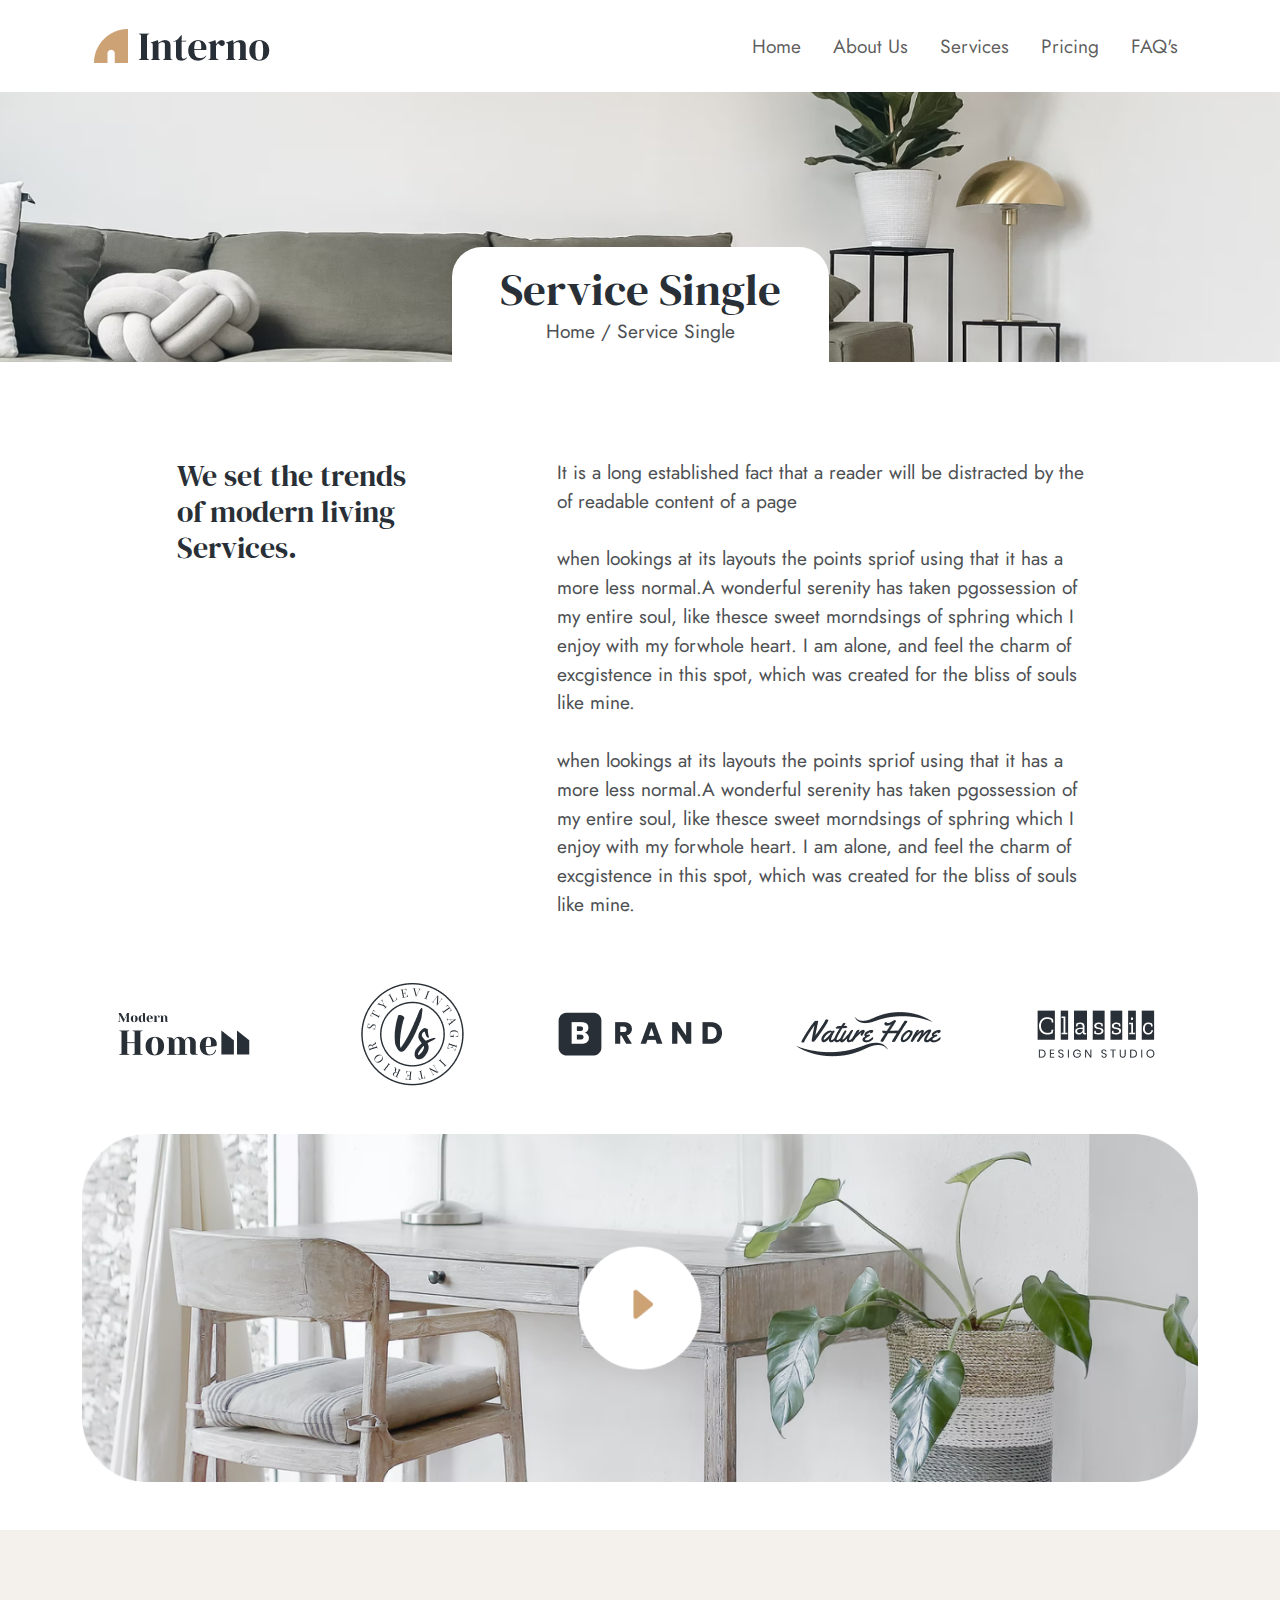
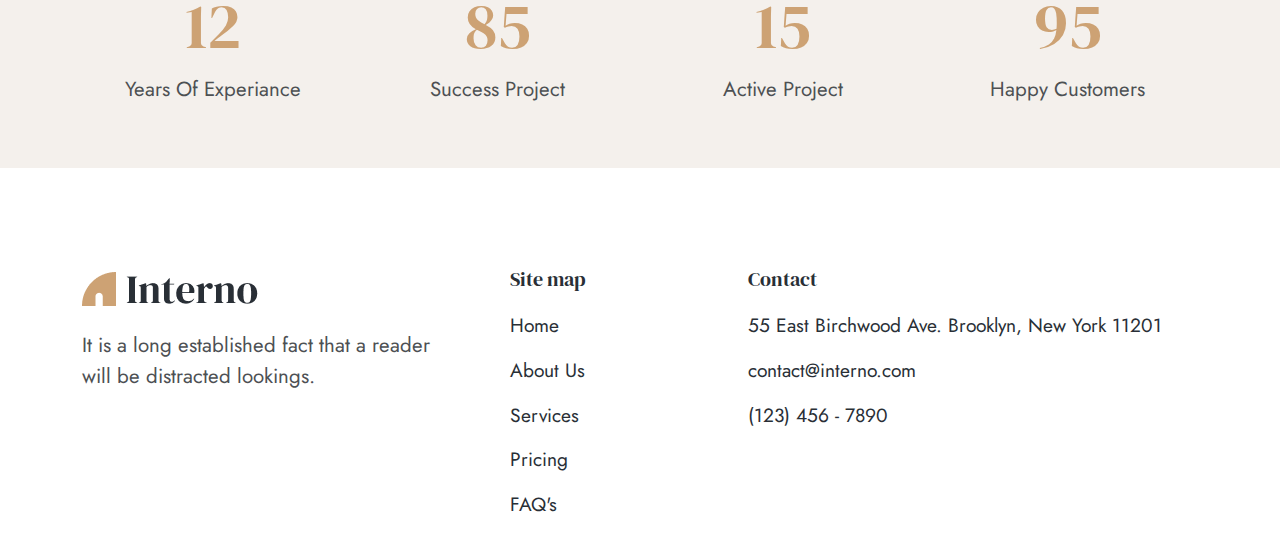
<file: singleservice.html>
<!DOCTYPE html>
<html lang="en">
<head>
    <meta charset="UTF-8">
    <meta name="viewport" content="width=device-width, initial-scale=1.0">
    <title>Bootstrap3</title>
    <link href="https://cdn.jsdelivr.net/npm/bootstrap@5.3.3/dist/css/bootstrap.min.css" rel="stylesheet" integrity="sha384-QWTKZyjpPEjISv5WaRU9OFeRpok6YctnYmDr5pNlyT2bRjXh0JMhjY6hW+ALEwIH" crossorigin="anonymous">
    <link rel="stylesheet" href="css/main.css">
</head>
<body>
    <div class="container">
        <nav class="container navbar navbar-expand-md py-xl-3">
            <div class="container">
                <a class="navbar-brand d-flex align-self-center col-3" href="index.html">
                    <img class="img-fluid" src="img/logo.png" alt="logo">
                </a>
                <button class="navbar-toggler" type="button" data-bs-toggle="offcanvas" data-bs-target="#offcanvasMenu" aria-controls="offcanvasMenu" aria-expanded="false" aria-label="Toggle navigation">
                    <span class="navbar-toggler-icon"></span>
                </button>
                <div class="offcanvas offcanvas-start" tabindex="-1" id="offcanvasMenu" aria-labelledby="offcanvasMenuLabel">
                    <div class="offcanvas-header pb-0">
                        <h6 class="offcanvas-title" id="offcanvasMenuLabel">Menu</h6>
                        <button type="button" class="btn-close" data-bs-dismiss="offcanvas" aria-label="Закрыть"></button>
                    </div>
                    <div class="offcanvas-body">
                        <ul class="navbar-nav column-gap-3 ms-auto">
                            <li class="nav-item">
                                <a class="nav-link" href="index.html">Home</a>
                            </li>
                            <li class="nav-item">
                                <a class="nav-link" href="about.html">About Us</a>
                            </li>
                            <li class="nav-item">
                                <a class="nav-link" href="services.html">Services</a>
                            </li>
                            <li class="nav-item">
                                <a class="nav-link" href="pricing.html">Pricing</a>
                            </li>
                            <li class="nav-item">
                                <a class="nav-link" href="faqs.html">FAQ's</a>
                            </li>
                        </ul>
                    </div>
                </div>
            </div>
        </nav>
    </div>

    <div class="container-fluid container-fluid-background5 d-flex align-items-end justify-content-center mb-lg-5 mb-md-5 mb-4">
        <div class="block-header d-inline-block px-lg-5 pt-lg-3 px-md-4 pt-md-2 px-3 pt-2">
            <h2 class="text-center mb-0"> Service Single </h1>
            <p class="usual-text text-center"> Home / Service Single </p>
        </div>
    </div>

    <div class="container pt-xl-5 mb-xl-5 pt-lg-4 mb-lg-5 pt-md-4 mb-md-5 pt-3 mb-3">
        <div class="row">
            <div class="col-lg-3 col-md-4 ms-auto">
                <h3> We set the trends of modern living Services. </h3>
            </div>
            <div class="col-lg-6 col-md-8 mx-auto">
                <p class="usual-text"> It is a long established fact that a reader will be distracted by the of readable content of a page </br> </br>
                    when lookings at its layouts the points spriof using that it has a more
                    less normal.A wonderful serenity has taken pgossession of my entire soul, like thesce sweet morndsings of sphring which I enjoy with my forwhole heart. I am alone, and feel the charm of excgistence in this spot, which was created for the bliss of souls like mine.</br> </br>
                    when lookings at its layouts the points spriof using that it has a more
                    less normal.A wonderful serenity has taken pgossession of my entire soul, like thesce sweet morndsings of sphring which I enjoy with my forwhole heart. I am alone, and feel the charm of excgistence in this spot, which was created for the bliss of souls like mine. </p>
            </div>
        </div>
    </div>

    <div class="container mb-xl-5 mb-lg-5 mb-md-5 mb-3">
        <div class="row align-items-center">
            <div class="col-md col-6 text-center mb-md-0 mb-5">
                <img src="/img/brand1.png" alt="brand1" class="img-fluid">
            </div>
            <div class="col-md col-6 text-center mb-md-0 mb-5">
                <img src="/img/brand2.png" alt="brand2" class="img-fluid">
            </div>
            <div class="col-md col-6 text-center mb-md-0 mb-5">
                <img src="/img/brand3.png" alt="brand3" class="img-fluid">
            </div>
            <div class="col-md col-6 text-center mb-md-0 mb-5">
                <img src="/img/brand4.png" alt="brand4" class="img-fluid">
            </div>
            <div class="col-md col-6 mx-auto text-center mb-md-0 mb-3">
                <img src="/img/brand5.png" alt="brand5" class="img-fluid">
            </div>
        </div>
    </div>

    <div class="container mb-xl-5 mb-lg-5 mb-md-5 mb-3">
        <div class="col text-center">
            <img src="/img/Video.png" alt="video" class="img-fluid">
        </div>
    </div>

    <div class="container-fluid container-fluid-backgroundcolor py-xl-5 px-xl-5 my-xl-5 py-lg-4 py-3 my-lg-4 my-md-3 my-3">
        <div class="container">
            <div class="row">
                <div class="col-md col-6">
                    <p class="number mb-0 text-center"> 12 </p>
                    <p class="number-description text-center"> Years Of Experiance </p>
                </div>
                <div class="col-md col-6">
                    <p class="number mb-0 text-center"> 85 </p>
                    <p class="number-description text-center"> Success Project </p>
                </div>
                <div class="col-md col-6">
                    <p class="number mb-0 text-center"> 15 </p>
                    <p class="number-description text-center"> Active Project </p>
                </div>
                <div class="col-md col-6">
                    <p class="number mb-0 text-center"> 95 </p>
                    <p class="number-description text-center"> Happy Customers </p>
                </div>
            </div>
        </div>
    </div>

    <div class="container pt-xl-5 pt-lg-4 pt-md-4 pt-3">
        <div class="row column-gap-xl-5">
            <div class="col-md-4 col-12">
                <img src="img/logo.png" alt="logo" class="img-fluid imgg">
                <p class="text-footer mt-xl-3 mt-md-2 mt-1"> It is a long established fact that a reader will be distracted lookings. </p>
            </div>
            <div class="col-md-2 col-4">
                <p class="sitemap-footer"> Site map </p>
                <ul class="ps-0">
                    <a href="index.html"> <li class="mb-xl-3 mb-md-2 mb-1 menuu"> Home </li> </a>
                    <a href="about.html"> <li class="mb-xl-3 mb-md-2 mb-1 menuu"> About Us </li> </a>
                    <a href="services.html"> <li class="mb-xl-3 mb-md-2 mb-1 menuu"> Services </li> </a>
                    <a href="pricing.html"> <li class="mb-xl-3 mb-md-2 mb-1 menuu"> Pricing </li> </a>
                    <a href="faqs.html"> <li class="mb-xl-3 mb-md-2 mb-1 menuu"> FAQ's </li> </a>
                </ul>
            </div>
            <div class="col-md col-8">
                <p class="sitemap-footer"> Contact </p>
                <p class="menuu"> 55 East Birchwood Ave. Brooklyn, New York 11201 </p>
                <p class="menuu"> contact@interno.com</p>
                <p class="menuu"> (123) 456 - 7890 </p>
            </div>
        </div>
    </div>

    <script src="https://cdn.jsdelivr.net/npm/bootstrap@5.3.3/dist/js/bootstrap.bundle.min.js" integrity="sha384-YvpcrYf0tY3lHB60NNkmXc5s9fDVZLESaAA55NDzOxhy9GkcIdslK1eN7N6jIeHz" crossorigin="anonymous">
    </script>
</body>
</html>
</file>
<file: css/main.css>
@font-face {
  font-family: "Serif-Italic";
  src: url("/fonts/DMSerifDisplay-Italic.ttf");
}
@font-face {
  font-family: "Serif-Regular";
  src: url("/fonts/DMSerifDisplay-Regular.ttf");
}
@font-face {
  font-family: "Jost-Bold";
  src: url("/fonts/Jost-Bold.ttf");
}
@font-face {
  font-family: "Jost-Italic";
  src: url("/fonts/Jost-Italic.ttf");
}
@font-face {
  font-family: "Jost-Regular";
  src: url("/fonts/Jost-Regular.ttf");
}
@font-face {
  font-family: "Jost-Semibold";
  src: url("/fonts/Jost-SemiBold.ttf");
}
h1 {
  font-family: "Serif-Regular";
  font-size: clamp(26px, 5vw, 4rem);
  color: #292F36;
}

h2 {
  font-family: "Serif-Regular";
  font-size: clamp(23px, 3.5vw, 54px);
  color: #292F36;
}

h3 {
  font-family: "Serif-Regular";
  font-size: clamp(22px, 3.25vw, 30px);
  color: #292F36;
}

h4 {
  font-family: "Serif-Regular";
  font-size: clamp(20px, 2vw, 26px);
  color: #292F36;
}

a {
  text-decoration: none;
  list-style: none;
  color: #4D5053;
}

a:hover {
  color: #CDA274;
}

.navbar-toggler {
  display: flex;
  justify-content: center;
  align-items: center;
  padding: 0.25rem;
  font-size: 1rem;
  line-height: 1;
  height: 1.5rem;
  width: 2rem;
}

.nav-item, .menuu {
  color: #292F36;
  font-family: "Jost-Regular";
  font-size: clamp(16px, 1.5vw, 20px);
}

.container-fluid-background {
  background-image: url("/img/banner-page1.png");
  border-radius: 0 0 0 15%;
  height: 90vh;
  background-size: cover;
  background-position: center;
}

.usual-text {
  font-family: "Jost-Regular";
  font-size: clamp(18px, 1.5vw, 20px);
  color: #4D5053;
}

.btn-black {
  color: white;
  background-color: #292F36;
  font-family: "Jost-Semibold";
  font-size: clamp(14px, 1.5vw, 20px);
  border-radius: 14px;
}

.btn-read {
  font-family: "Jost-Semibold";
  font-size: clamp(16px, 1.5vw, 18px);
  color: #4D5053;
}

.img2 {
  border-radius: 0 24% 0 24%;
}

.container-background {
  background-color: #F4F0EC;
  border-radius: 40px;
}

.carousel {
  background-color: white;
  border-radius: 20px;
}

.review-name {
  font-family: "Serif-regular";
  font-size: clamp(17px, 1.6vw, 22px);
  color: #292F36;
}

.review-country {
  font-family: "Jost-regular";
  font-size: clamp(17px, 1.6vw, 22px);
  color: #292F36;
}

.text-review {
  font-family: "Jost-regular";
  font-size: clamp(17px, 1.6vw, 22px);
  color: #4D5053;
}

.carousel-control-prev-icon {
  background-image: url("/img/arrow-next.png");
  max-width: 24px;
  max-height: 24px;
  transform: scale(-1, 1);
}

.carousel-control-next-icon {
  background-image: url("/img/arrow-next.png");
  max-width: 24px;
  max-height: 24px;
}

.container-fluid-backgroundcolor {
  background-color: #F4F0EC;
}

.number {
  font-family: "Serif-regular";
  font-size: clamp(34px, 5vw, 84px);
  color: #CDA274;
}

.number-description {
  font-family: "Jost-regular";
  font-size: clamp(18px, 1.6vw, 22px);
  color: #4D5053;
}

.text-footer {
  font-family: "Jost-regular";
  font-size: clamp(18px, 1.6vw, 22px);
  color: #4D5053;
}

.sitemap-footer {
  font-family: "Serif-regular";
  font-size: clamp(18px, 1.6vw, 24px);
  color: #292F36;
}

.container-fluid-background2 {
  background-image: url("/img/about-header.png");
  height: 30vh;
  max-width: 100%;
  background-size: cover;
  background-position: center;
}

.block-header {
  background-color: white;
  border-radius: 30px 30px 0 0;
}

.container-fluid-background3 {
  background-image: url("/img/services-header.png");
  height: 30vh;
  max-width: 100%;
  background-size: cover;
  background-position: center;
}

.services1, .services2, .services3, .services4 {
  max-width: 80%;
  max-height: 80%;
}

.container-fluid-background4 {
  background-image: url("/img/pricing-header.png");
  height: 30vh;
  max-width: 100%;
  background-size: cover;
  background-position: center;
}

.background-col-color {
  background-color: #F4F0EC;
  border-radius: 35px;
}

.custom-hr {
  border: 1px solid #CDA274;
}

.container-fluid-background5 {
  background-image: url("/img/singleservice-header.png");
  height: 30vh;
  max-width: 100%;
  background-size: cover;
  background-position: center;
}

.container-fluid-background6 {
  background-image: url("/img/faq-header.png");
  height: 30vh;
  max-width: 100%;
  background-size: cover;
  background-position: center;
}

.accordion-button:not(.collapsed) {
  background-color: #F4F0EC;
  color: #292F36;
}

@media screen and (width <= 1024px) {
  .container-fluid-background {
    height: 80vh;
  }
}
@media screen and (width <= 769px) {
  .container-fluid-background {
    height: 70vh;
  }
  .container-fluid-background2, .container-fluid-background3, .container-fluid-background4, .container-fluid-background5, .container-fluid-background6 {
    height: 25vh;
  }
}
@media screen and (width <= 425px) {
  .container-fluid-background {
    height: 60vh;
  }
  .container-fluid-background2, .container-fluid-background3, .container-fluid-background4, .container-fluid-background5, .container-fluid-background6 {
    height: 22vh;
  }
}/*# sourceMappingURL=main.css.map */
</file>
